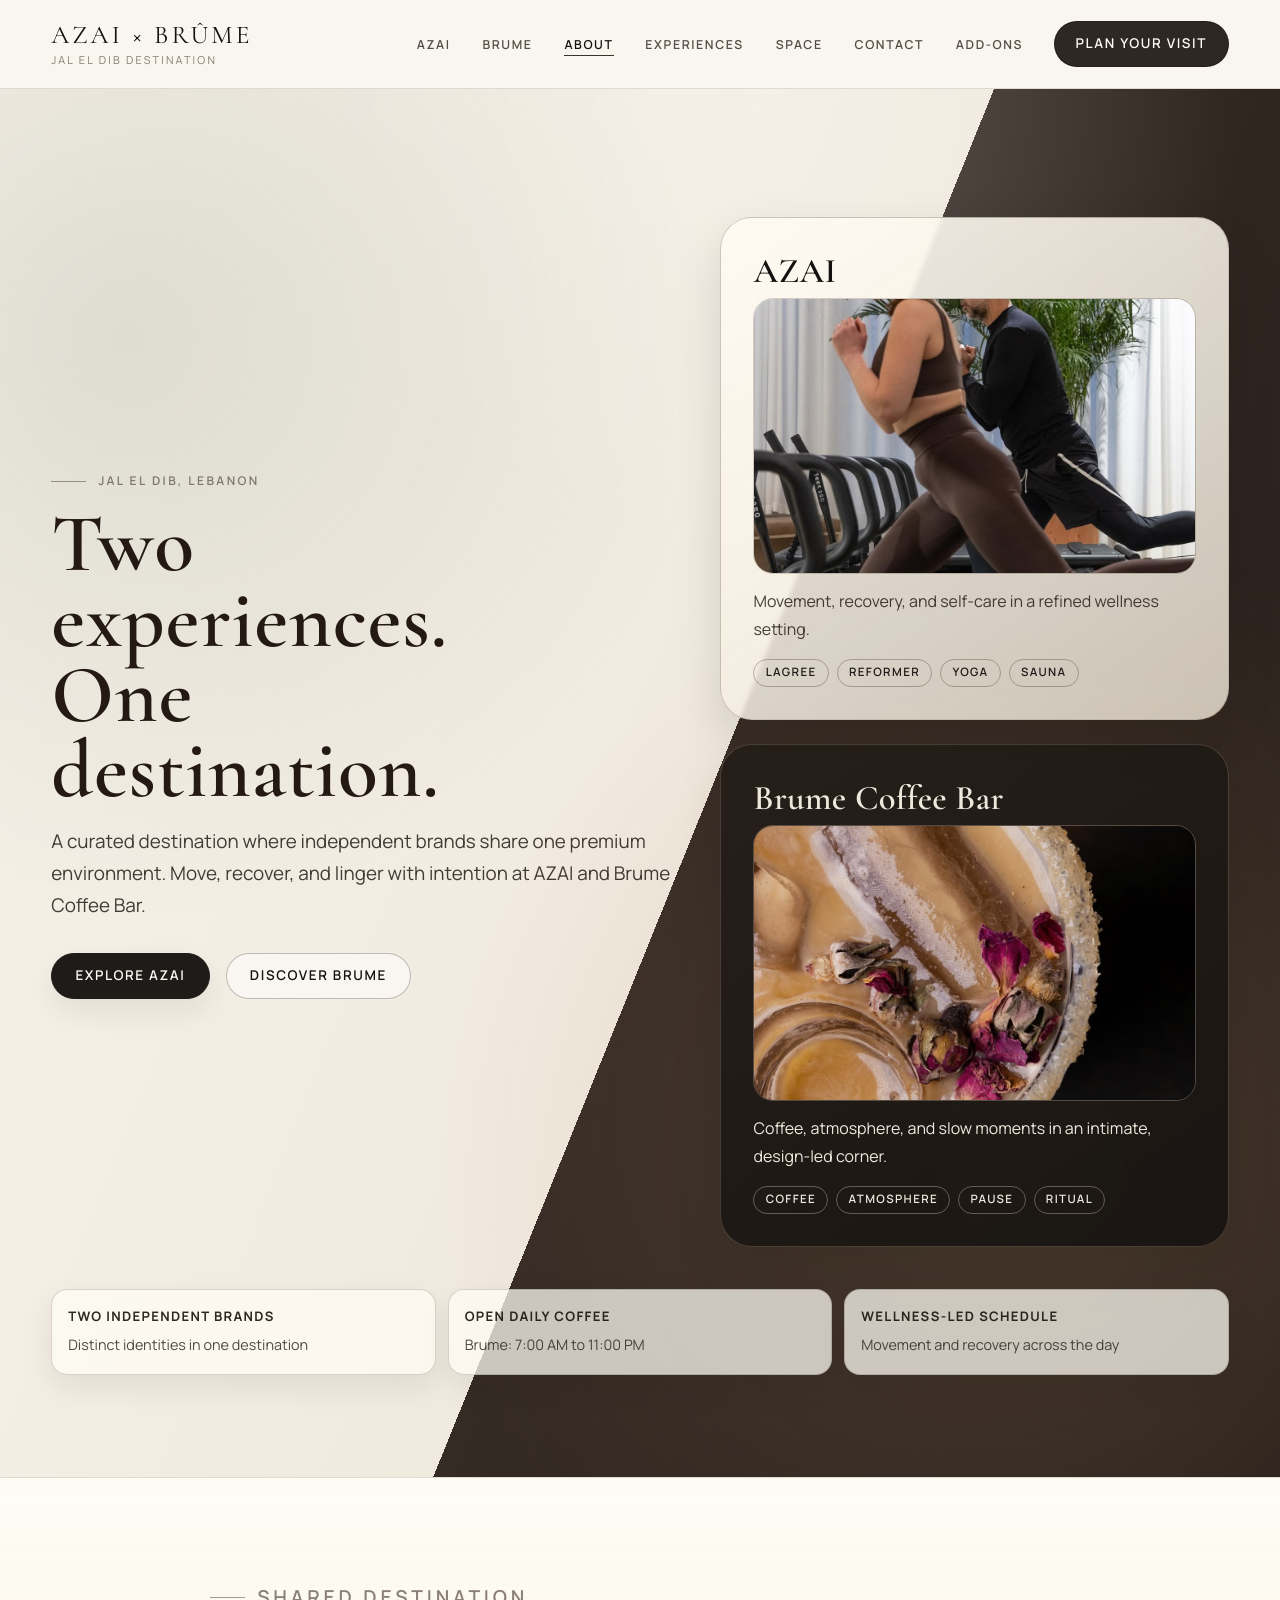
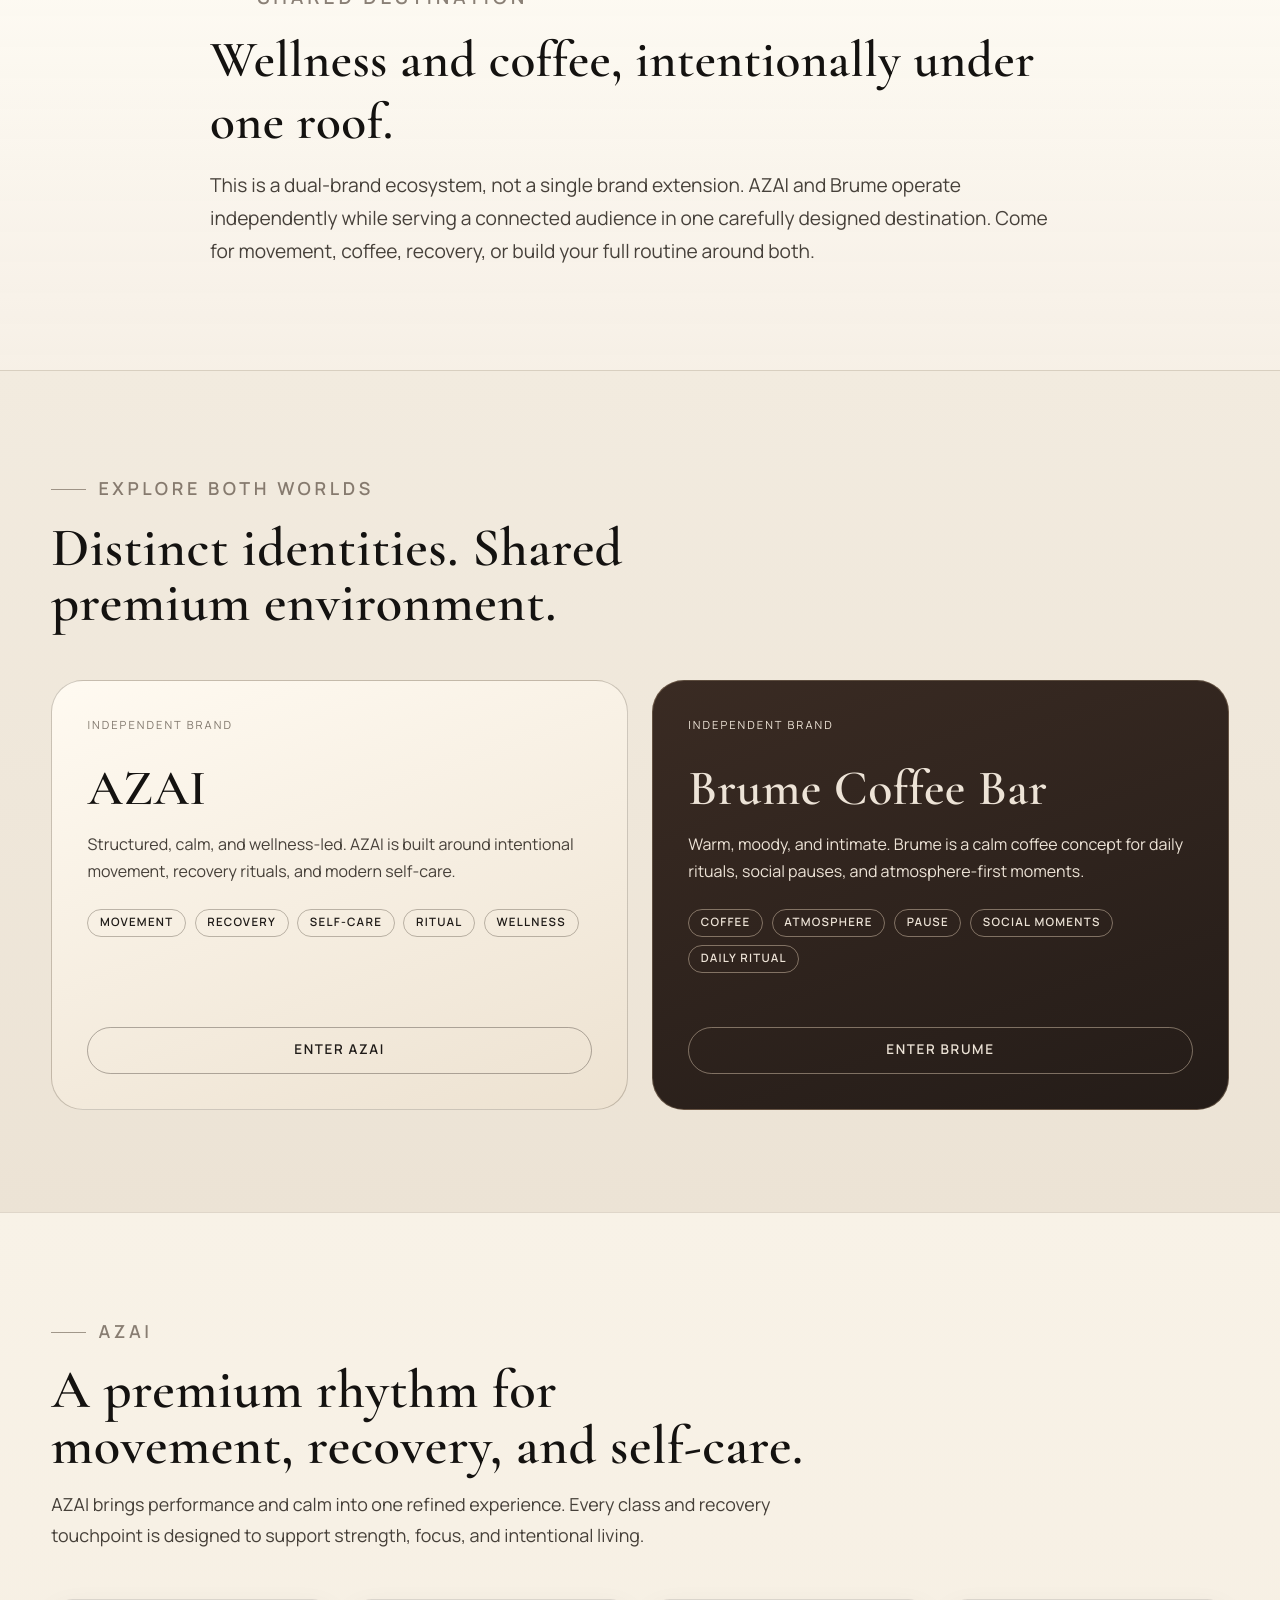
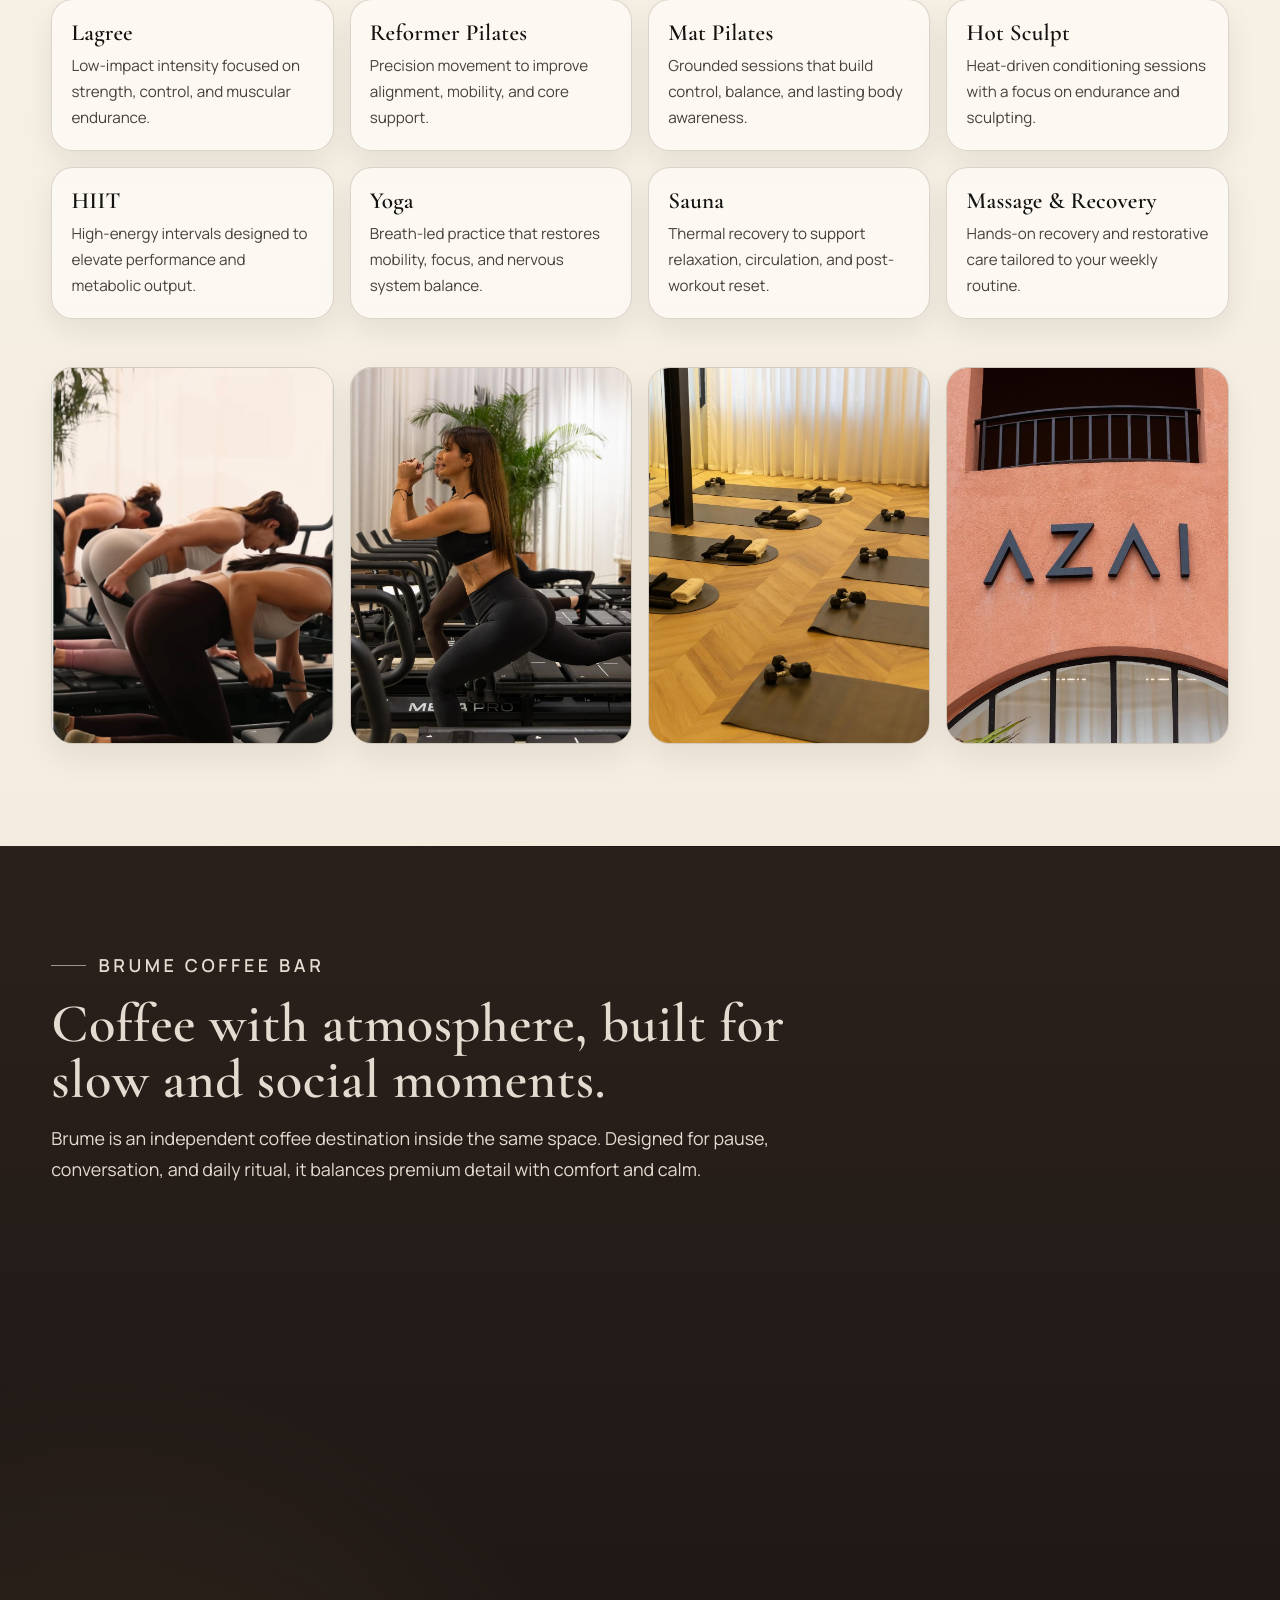
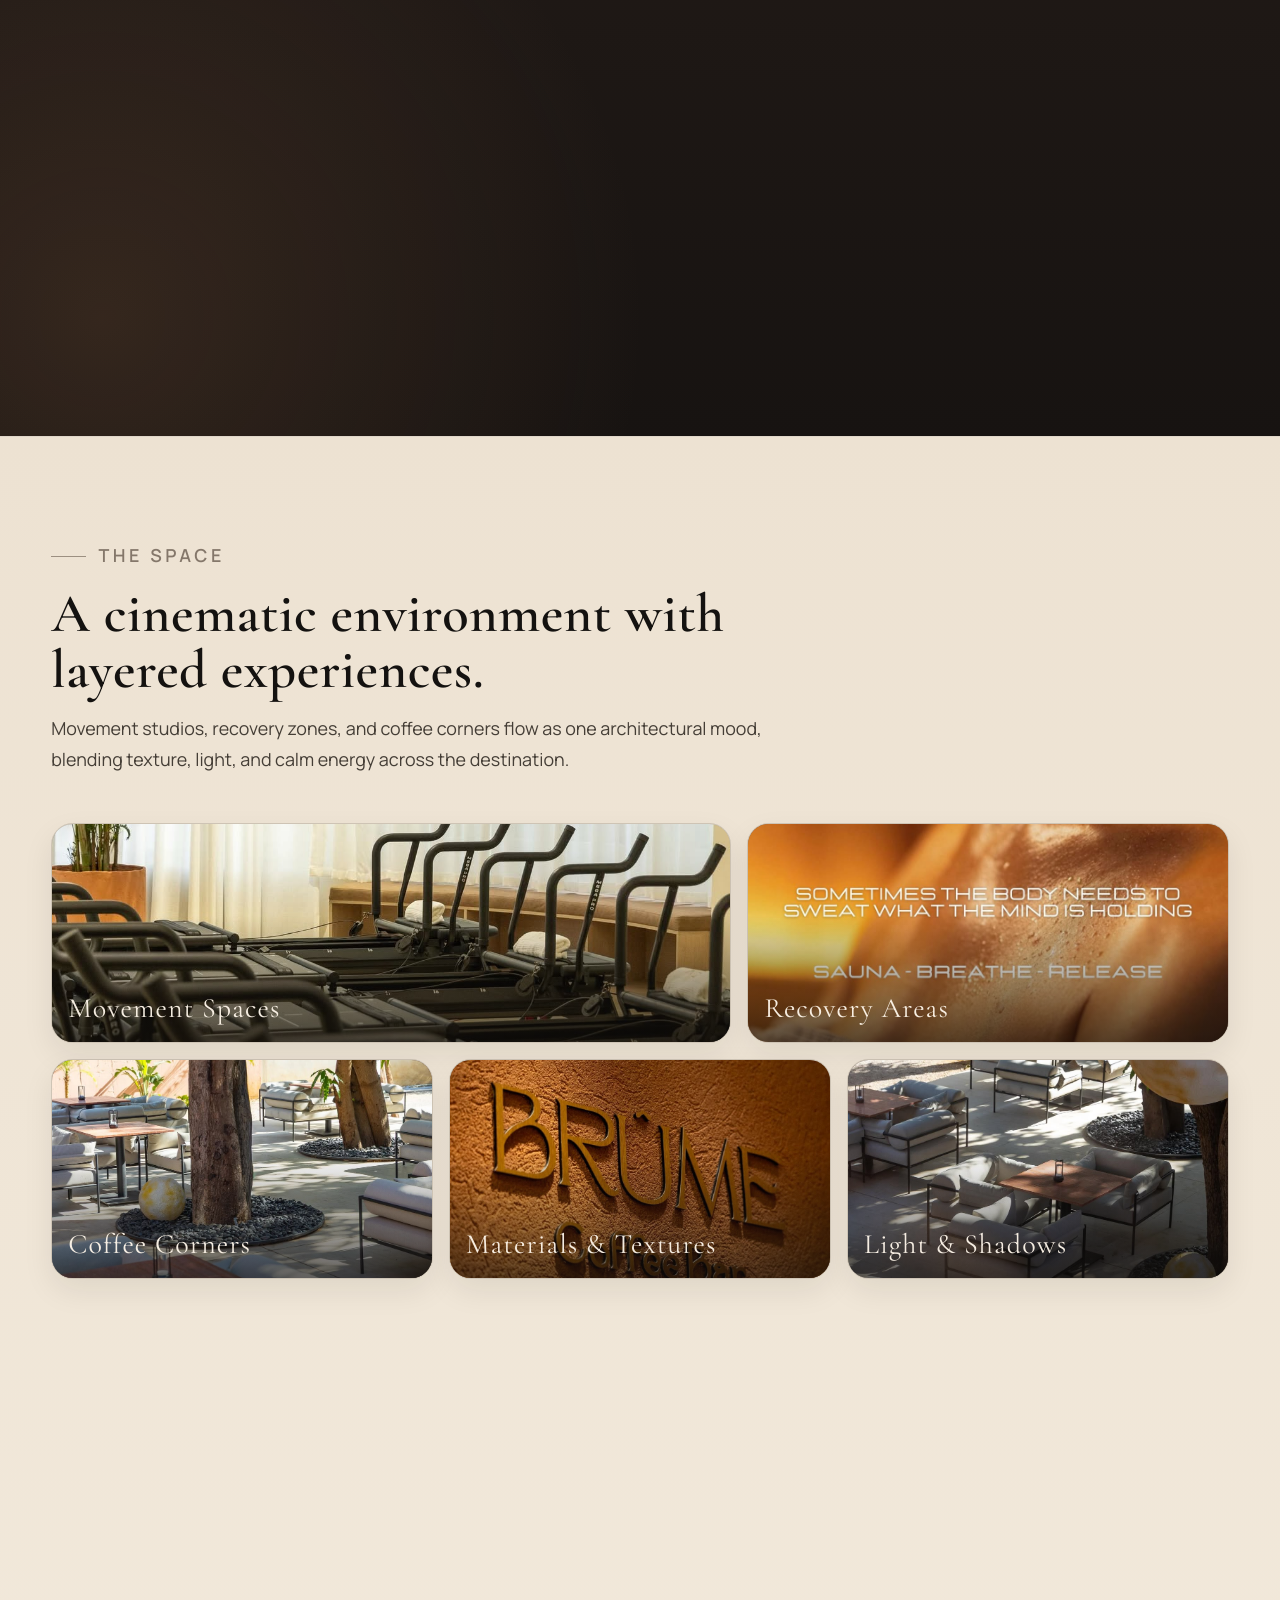
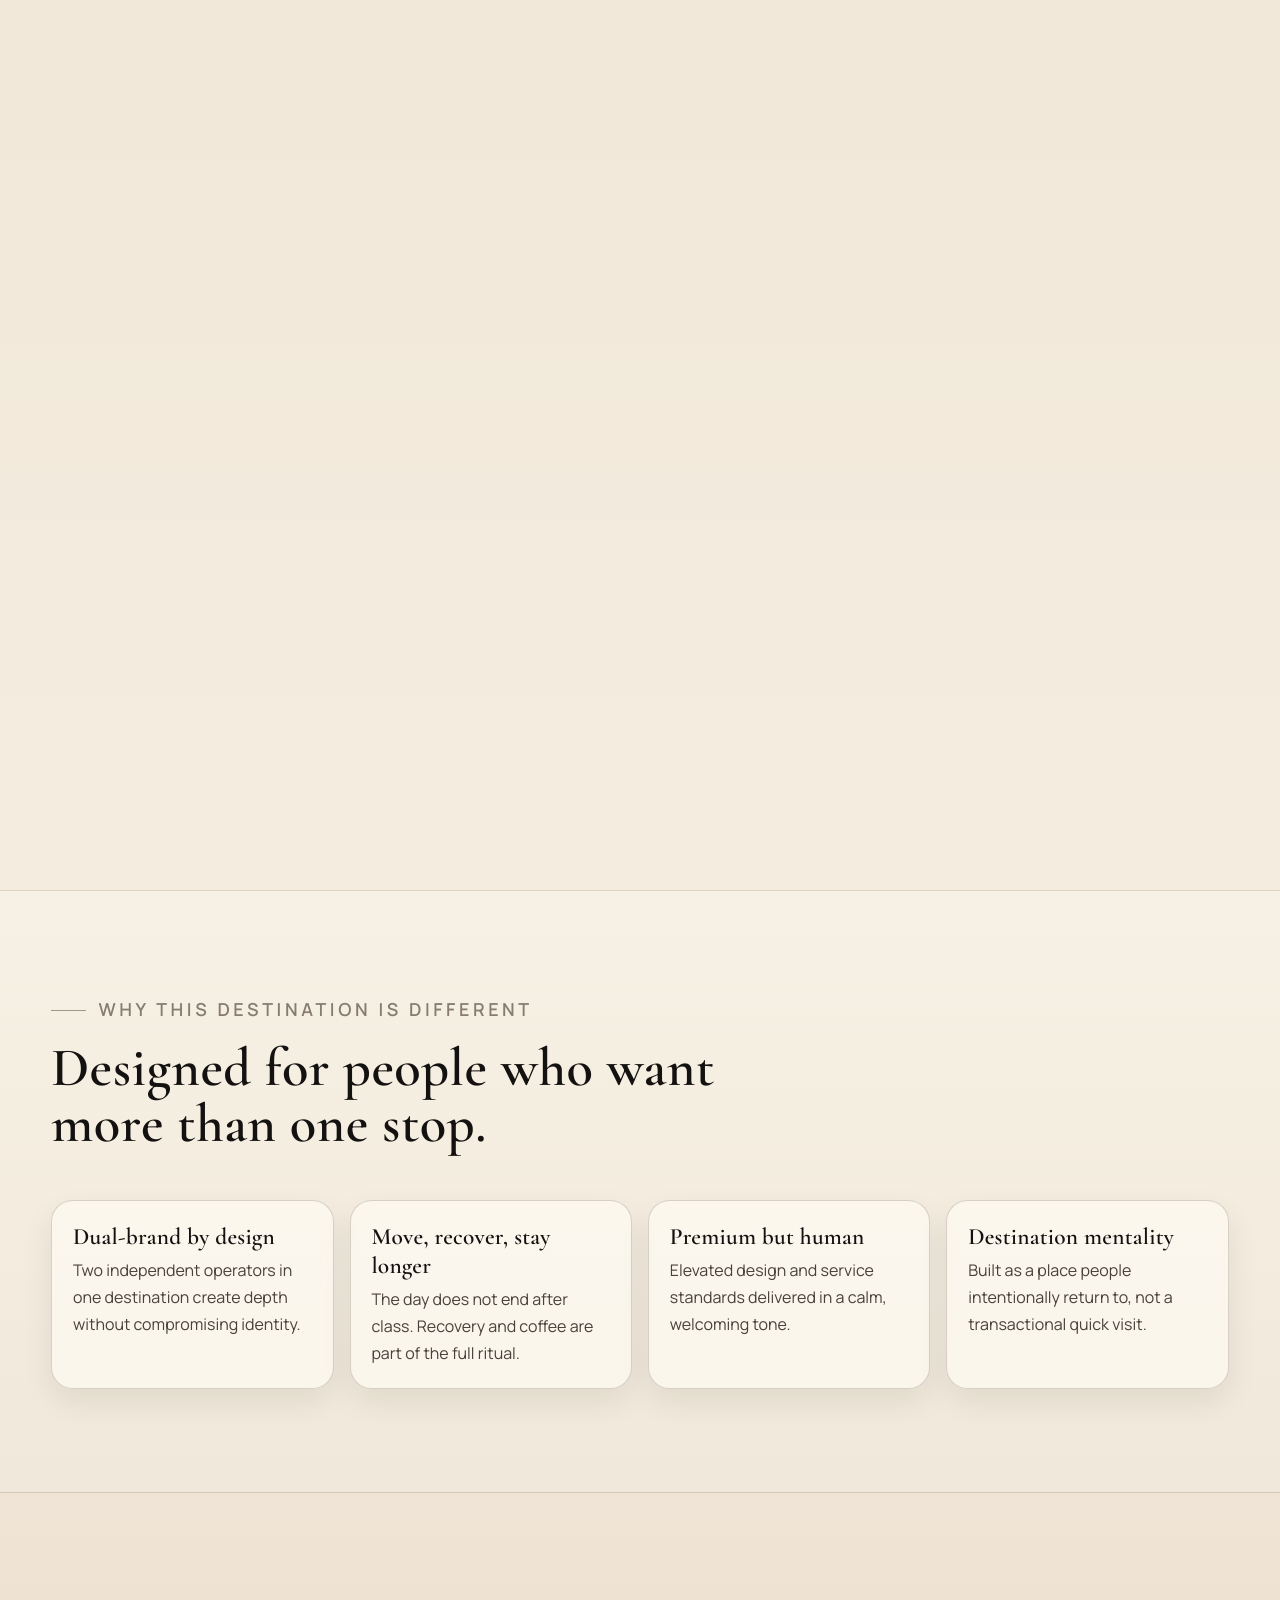
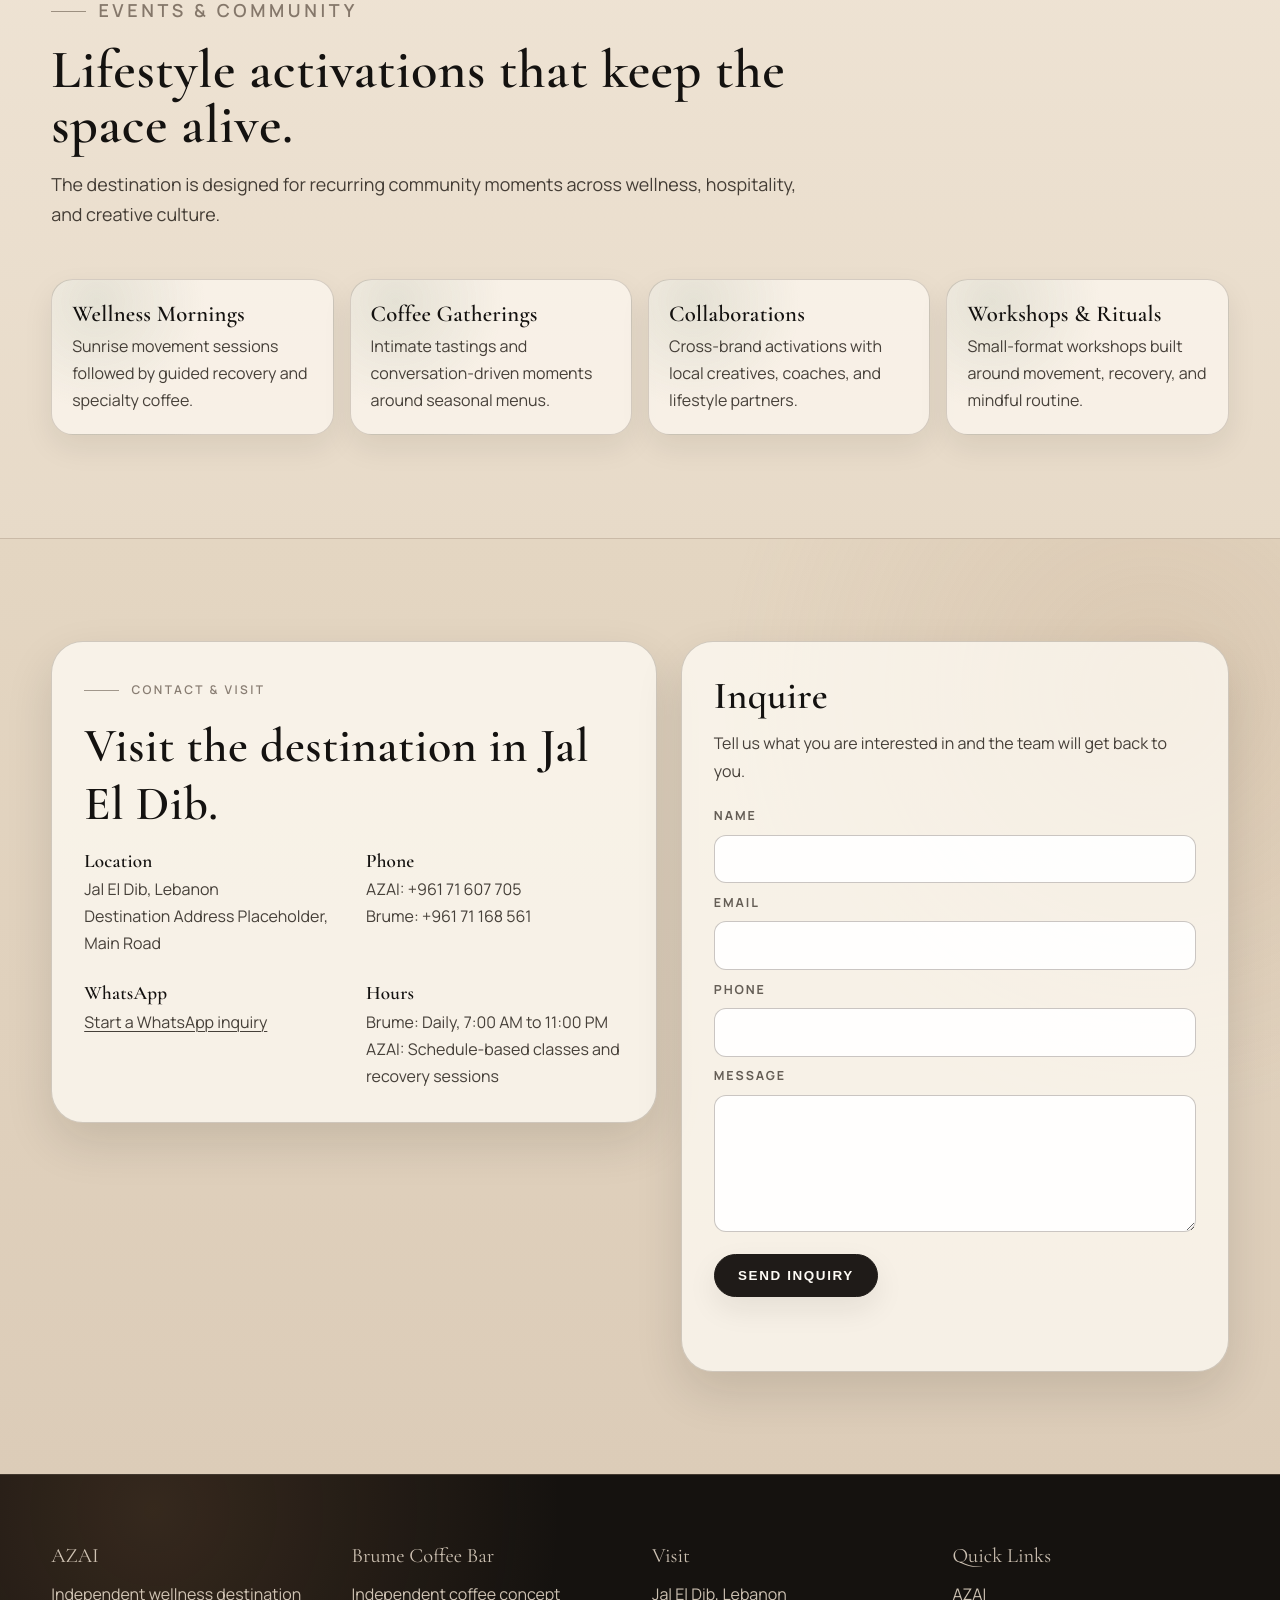
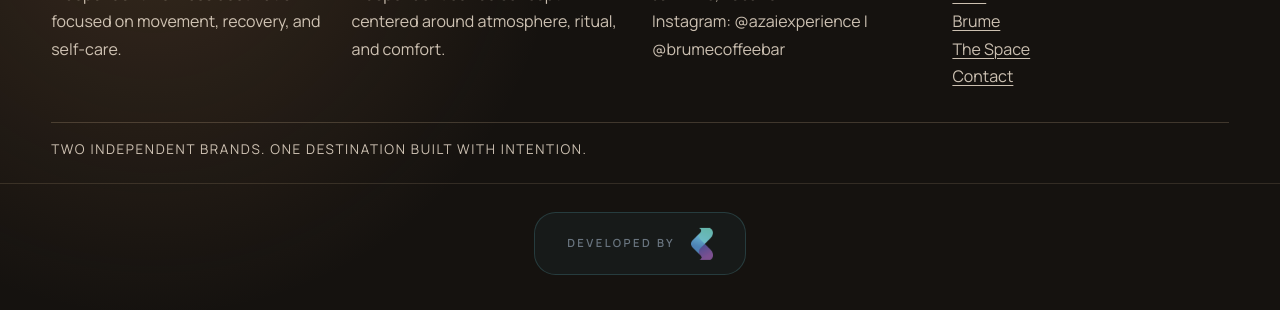
<file: index.html>
<!doctype html>
<html lang="en">
  <head>
    <meta charset="utf-8" />
    <meta name="viewport" content="width=device-width, initial-scale=1" />
    <meta
      name="description"
      content="AZAI and Brume Coffee Bar in Jal El Dib, Lebanon. Two independent experiences in one premium destination for movement, recovery, and slow coffee moments."
    />
    <title>AZAI x Brume Coffee Bar | Two Experiences, One Destination</title>

    <link rel="preconnect" href="https://fonts.googleapis.com" />
    <link rel="preconnect" href="https://fonts.gstatic.com" crossorigin />
    <link
      href="https://fonts.googleapis.com/css2?family=Manrope:wght@400;500;600;700&amp;family=Cormorant+Garamond:wght@500;600;700&amp;display=swap"
      rel="stylesheet"
    />
    <link rel="stylesheet" href="style.css" />
  </head>
  <body id="top">
    <a class="skip-link" href="#main-content">Skip to main content</a>

    <header class="site-header" id="site-header">
      <div class="container header-inner">
        <a class="brand-mark" href="#top" aria-label="AZAI and Brume destination homepage">
          <span class="brand-mark__title">AZAI &times; BR&Ucirc;ME</span>
          <span class="brand-mark__subtitle">Jal El Dib Destination</span>
        </a>

        <button
          class="menu-toggle"
          id="menu-toggle"
          type="button"
          aria-label="Toggle menu"
          aria-controls="primary-navigation"
          aria-expanded="false"
        >
          <span></span>
          <span></span>
        </button>

        <nav class="site-nav" id="primary-navigation" aria-label="Primary">
          <a href="#azai" class="nav-link">AZAI</a>
          <a href="#brume" class="nav-link">Brume</a>
          <a href="#destination" class="nav-link">About</a>
          <a href="#experiences" class="nav-link">Experiences</a>
          <a href="#space" class="nav-link">Space</a>
          <a href="#contact" class="nav-link">Contact</a>
          <a href="addons.html" class="nav-link">Add-Ons</a>
          <a href="#contact" class="btn btn-nav">Plan Your Visit</a>
        </nav>
      </div>
    </header>

    <main id="main-content">
      <section class="hero section" id="hero" aria-labelledby="hero-title">
        <div class="container hero-layout">
          <div class="hero-content reveal">
            <p class="eyebrow">Jal El Dib, Lebanon</p>
            <h1 id="hero-title">Two experiences. One destination.</h1>
            <p class="lead">
              A curated destination where independent brands share one premium environment.
              Move, recover, and linger with intention at AZAI and Brume Coffee Bar.
            </p>
            <div class="hero-actions">
              <a class="btn btn-primary" href="#azai">Explore AZAI</a>
              <a class="btn btn-secondary" href="#brume">Discover Brume</a>
            </div>
          </div>

          <div class="hero-panels reveal" aria-label="Brand snapshot">
            <article class="hero-panel hero-panel--azai">
              <h2>AZAI</h2>
              <img
                src="instagram/azai-14.jpg"
                alt="Lagree class in session at AZAI — trainer guiding clients on Mega Pro machines"
                loading="lazy"
              />
              <p>Movement, recovery, and self-care in a refined wellness setting.</p>
              <ul class="tag-row" aria-label="AZAI highlights">
                <li>Lagree</li>
                <li>Reformer</li>
                <li>Yoga</li>
                <li>Sauna</li>
              </ul>
            </article>

            <article class="hero-panel hero-panel--brume">
              <h2>Brume Coffee Bar</h2>
              <img
                src="instagram/brume-1.jpg"
                alt="Brume Coffee Bar signature iced coffee with rose petals and crystal sugar rim"
                loading="lazy"
              />
              <p>Coffee, atmosphere, and slow moments in an intimate, design-led corner.</p>
              <ul class="tag-row" aria-label="Brume highlights">
                <li>Coffee</li>
                <li>Atmosphere</li>
                <li>Pause</li>
                <li>Ritual</li>
              </ul>
            </article>
          </div>
        </div>
        <div class="container hero-facts reveal" aria-label="Destination quick facts">
          <p><strong>Two independent brands</strong><span>Distinct identities in one destination</span></p>
          <p><strong>Open daily coffee</strong><span>Brume: 7:00 AM to 11:00 PM</span></p>
          <p><strong>Wellness-led schedule</strong><span>Movement and recovery across the day</span></p>
        </div>
      </section>

      <section class="section destination-intro" id="destination" aria-labelledby="destination-title">
        <div class="container narrow reveal">
          <p class="eyebrow">Shared Destination</p>
          <h2 id="destination-title">Wellness and coffee, intentionally under one roof.</h2>
          <p>
            This is a dual-brand ecosystem, not a single brand extension. AZAI and Brume
            operate independently while serving a connected audience in one carefully designed
            destination. Come for movement, coffee, recovery, or build your full routine around
            both.
          </p>
        </div>
      </section>

      <section class="section split-section" id="experiences" aria-labelledby="experiences-title">
        <div class="container">
          <div class="section-head reveal">
            <p class="eyebrow">Explore Both Worlds</p>
            <h2 id="experiences-title">Distinct identities. Shared premium environment.</h2>
          </div>

          <div class="split-grid reveal">
            <article class="split-card split-card--azai" tabindex="0" aria-labelledby="split-azai-title">
              <p class="split-label">Independent Brand</p>
              <h3 id="split-azai-title">AZAI</h3>
              <p>
                Structured, calm, and wellness-led. AZAI is built around intentional movement,
                recovery rituals, and modern self-care.
              </p>
              <ul class="descriptor-list" aria-label="AZAI descriptors">
                <li>Movement</li>
                <li>Recovery</li>
                <li>Self-care</li>
                <li>Ritual</li>
                <li>Wellness</li>
              </ul>
              <a class="btn btn-ghost" href="#azai">Enter AZAI</a>
            </article>

            <article class="split-card split-card--brume" tabindex="0" aria-labelledby="split-brume-title">
              <p class="split-label">Independent Brand</p>
              <h3 id="split-brume-title">Brume Coffee Bar</h3>
              <p>
                Warm, moody, and intimate. Brume is a calm coffee concept for daily rituals,
                social pauses, and atmosphere-first moments.
              </p>
              <ul class="descriptor-list" aria-label="Brume descriptors">
                <li>Coffee</li>
                <li>Atmosphere</li>
                <li>Pause</li>
                <li>Social moments</li>
                <li>Daily ritual</li>
              </ul>
              <a class="btn btn-ghost" href="#brume">Enter Brume</a>
            </article>
          </div>
        </div>
      </section>

      <section class="section azai-section" id="azai" aria-labelledby="azai-title">
        <div class="container">
          <div class="section-head reveal">
            <p class="eyebrow">AZAI</p>
            <h2 id="azai-title">A premium rhythm for movement, recovery, and self-care.</h2>
            <p>
              AZAI brings performance and calm into one refined experience. Every class and
              recovery touchpoint is designed to support strength, focus, and intentional living.
            </p>
          </div>

          <div class="service-grid">
            <article class="service-card reveal">
              <h3>Lagree</h3>
              <p>Low-impact intensity focused on strength, control, and muscular endurance.</p>
            </article>
            <article class="service-card reveal">
              <h3>Reformer Pilates</h3>
              <p>Precision movement to improve alignment, mobility, and core support.</p>
            </article>
            <article class="service-card reveal">
              <h3>Mat Pilates</h3>
              <p>Grounded sessions that build control, balance, and lasting body awareness.</p>
            </article>
            <article class="service-card reveal">
              <h3>Hot Sculpt</h3>
              <p>Heat-driven conditioning sessions with a focus on endurance and sculpting.</p>
            </article>
            <article class="service-card reveal">
              <h3>HIIT</h3>
              <p>High-energy intervals designed to elevate performance and metabolic output.</p>
            </article>
            <article class="service-card reveal">
              <h3>Yoga</h3>
              <p>Breath-led practice that restores mobility, focus, and nervous system balance.</p>
            </article>
            <article class="service-card reveal">
              <h3>Sauna</h3>
              <p>Thermal recovery to support relaxation, circulation, and post-workout reset.</p>
            </article>
            <article class="service-card reveal">
              <h3>Massage &amp; Recovery</h3>
              <p>Hands-on recovery and restorative care tailored to your weekly routine.</p>
            </article>
          </div>

          <div class="azai-gallery reveal" aria-label="AZAI studio moments">
            <figure class="azai-gallery-item">
              <img
                src="instagram/azai-1.png"
                alt="Members training together on reformer machines at AZAI"
                loading="lazy"
              />
            </figure>
            <figure class="azai-gallery-item">
              <img
                src="instagram/azai-16.jpg"
                alt="Member performing lunge on Mega Pro Lagree machine at AZAI"
                loading="lazy"
              />
            </figure>
            <figure class="azai-gallery-item">
              <img
                src="instagram/azai-25.jpg"
                alt="AZAI yoga and mat pilates studio — herringbone floor with mats and weights set up"
                loading="lazy"
              />
            </figure>
            <figure class="azai-gallery-item">
              <img
                src="instagram/azai-20.jpg"
                alt="AZAI studio exterior facade in Jal El Dib"
                loading="lazy"
              />
            </figure>
          </div>
        </div>
      </section>

      <section class="section brume-section" id="brume" aria-labelledby="brume-title">
        <div class="container">
          <div class="section-head reveal">
            <p class="eyebrow">Brume Coffee Bar</p>
            <h2 id="brume-title">Coffee with atmosphere, built for slow and social moments.</h2>
            <p>
              Brume is an independent coffee destination inside the same space. Designed for
              pause, conversation, and daily ritual, it balances premium detail with comfort and
              calm.
            </p>
          </div>

          <div class="brume-grid">
            <article class="brume-card reveal">
              <h3>Specialty Coffee</h3>
              <p>Carefully dialed espresso and hand-crafted drinks with consistent quality.</p>
            </article>
            <article class="brume-card reveal">
              <h3>Warm Atmosphere</h3>
              <p>Moody textures, soft light, and an intimate tone from morning to evening.</p>
            </article>
            <article class="brume-card reveal">
              <h3>Quiet Work Moments</h3>
              <p>Comfortable corners for focused sessions, quick meetings, or creative pauses.</p>
            </article>
            <article class="brume-card reveal">
              <h3>Social Pauses</h3>
              <p>A natural meeting point where movement transitions into connection.</p>
            </article>
            <article class="brume-card reveal">
              <h3>Daily Ritual</h3>
              <p>Built for repeat visits, morning routines, and end-of-day decompression.</p>
            </article>
            <article class="brume-card reveal">
              <h3>Hidden-Corner Feeling</h3>
              <p>Designed as a destination you return to, not just a coffee stop.</p>
            </article>
          </div>

          <div class="brume-gallery reveal" aria-label="Brume Coffee Bar food and drink moments">
            <figure class="brume-gallery-item">
              <img
                src="instagram/azai-9.jpg"
                alt="Chocolate croissant and latte on marble table at Brume"
                loading="lazy"
              />
            </figure>
            <figure class="brume-gallery-item">
              <img
                src="instagram/azai-3.jpg"
                alt="Latte art in ceramic cup on marble surface in morning light"
                loading="lazy"
              />
            </figure>
            <figure class="brume-gallery-item">
              <img
                src="instagram/azai-7.jpg"
                alt="Fresh pastries on terracotta plate on marble table at Brume"
                loading="lazy"
              />
            </figure>
          </div>
        </div>
      </section>

      <section class="section space-section" id="space" aria-labelledby="space-title">
        <div class="container">
          <div class="section-head reveal">
            <p class="eyebrow">The Space</p>
            <h2 id="space-title">A cinematic environment with layered experiences.</h2>
            <p>
              Movement studios, recovery zones, and coffee corners flow as one architectural mood,
              blending texture, light, and calm energy across the destination.
            </p>
          </div>

          <div class="space-grid">
            <figure class="space-tile space-tile--movement reveal">
              <img
                src="instagram/azai-28.jpg"
                alt="AZAI Lagree studio — rows of Mega Pro machines with palm plants and sheer curtains"
                loading="lazy"
              />
              <figcaption>Movement Spaces</figcaption>
            </figure>
            <figure class="space-tile space-tile--recovery reveal">
              <img
                src="instagram/azai-11.jpg"
                alt="AZAI sauna recovery — warmth and stillness for post-workout reset"
                loading="lazy"
              />
              <figcaption>Recovery Areas</figcaption>
            </figure>
            <figure class="space-tile space-tile--coffee reveal">
              <img
                src="instagram/azai-6.jpg"
                alt="Outdoor terrace at the destination — lounge seating beneath mature trees"
                loading="lazy"
              />
              <figcaption>Coffee Corners</figcaption>
            </figure>
            <figure class="space-tile space-tile--materials reveal">
              <img
                src="instagram/brume-10.jpg"
                alt="Brume Coffee Bar signage on rich terracotta textured wall"
                loading="lazy"
              />
              <figcaption>Materials &amp; Textures</figcaption>
            </figure>
            <figure class="space-tile space-tile--light reveal">
              <img
                src="instagram/azai-10.jpg"
                alt="Aerial view of outdoor terrace — dappled tree shadows over linen lounge chairs"
                loading="lazy"
              />
              <figcaption>Light &amp; Shadows</figcaption>
            </figure>
          </div>

          <div class="instagram-wrap reveal">
            <p class="eyebrow">Brume Journal</p>
            <p class="social-note">
              Selected moments from Brume Coffee Bar — specialty drinks, slow rituals, and the
              details that make the experience.
            </p>
            <div class="journal-grid" aria-label="Brume Coffee Bar photo journal">
              <figure class="journal-photo journal-photo--featured">
                <img
                  src="instagram/brume-9.jpg"
                  alt="Brume barista presenting signature frappuccino with caramel drizzle"
                  loading="lazy"
                />
              </figure>
              <figure class="journal-photo journal-photo--square">
                <img
                  src="instagram/brume-2.jpg"
                  alt="Brume signature iced coffee with rose petals and crystal sugar rim"
                  loading="lazy"
                />
              </figure>
              <figure class="journal-photo journal-photo--square">
                <img
                  src="instagram/brume-5.jpg"
                  alt="Brume matcha latte with raspberry on dark textured surface"
                  loading="lazy"
                />
              </figure>
              <figure class="journal-photo journal-photo--square">
                <img
                  src="instagram/brume-8.png"
                  alt="Brume iced latte with caramel drizzle in branded cup"
                  loading="lazy"
                />
              </figure>
              <figure class="journal-photo journal-photo--square">
                <img
                  src="instagram/brume-6.jpg"
                  alt="Brume Coffee Bar leather apron — warm atmosphere and brand detail"
                  loading="lazy"
                />
              </figure>
            </div>
            <a
              class="btn btn-secondary social-cta"
              href="https://www.instagram.com/brumecoffeebar/"
              target="_blank"
              rel="noopener noreferrer"
            >
              Follow on Instagram
            </a>
          </div>
        </div>
      </section>

      <section class="section value-section" id="difference" aria-labelledby="difference-title">
        <div class="container">
          <div class="section-head reveal">
            <p class="eyebrow">Why This Destination Is Different</p>
            <h2 id="difference-title">Designed for people who want more than one stop.</h2>
          </div>
          <div class="value-grid">
            <article class="value-card reveal">
              <h3>Dual-brand by design</h3>
              <p>
                Two independent operators in one destination create depth without compromising
                identity.
              </p>
            </article>
            <article class="value-card reveal">
              <h3>Move, recover, stay longer</h3>
              <p>
                The day does not end after class. Recovery and coffee are part of the full ritual.
              </p>
            </article>
            <article class="value-card reveal">
              <h3>Premium but human</h3>
              <p>
                Elevated design and service standards delivered in a calm, welcoming tone.
              </p>
            </article>
            <article class="value-card reveal">
              <h3>Destination mentality</h3>
              <p>
                Built as a place people intentionally return to, not a transactional quick visit.
              </p>
            </article>
          </div>
        </div>
      </section>

      <section class="section community-section" id="community" aria-labelledby="community-title">
        <div class="container">
          <div class="section-head reveal">
            <p class="eyebrow">Events &amp; Community</p>
            <h2 id="community-title">Lifestyle activations that keep the space alive.</h2>
            <p>
              The destination is designed for recurring community moments across wellness,
              hospitality, and creative culture.
            </p>
          </div>

          <div class="community-grid">
            <article class="community-card reveal">
              <h3>Wellness Mornings</h3>
              <p>Sunrise movement sessions followed by guided recovery and specialty coffee.</p>
            </article>
            <article class="community-card reveal">
              <h3>Coffee Gatherings</h3>
              <p>Intimate tastings and conversation-driven moments around seasonal menus.</p>
            </article>
            <article class="community-card reveal">
              <h3>Collaborations</h3>
              <p>Cross-brand activations with local creatives, coaches, and lifestyle partners.</p>
            </article>
            <article class="community-card reveal">
              <h3>Workshops &amp; Rituals</h3>
              <p>Small-format workshops built around movement, recovery, and mindful routine.</p>
            </article>
          </div>
        </div>
      </section>

      <section class="section contact-section" id="contact" aria-labelledby="contact-title">
        <div class="container contact-layout">
          <div class="contact-info reveal">
            <p class="eyebrow">Contact &amp; Visit</p>
            <h2 id="contact-title">Visit the destination in Jal El Dib.</h2>

            <div class="contact-list" role="list" aria-label="Visit details">
              <div role="listitem">
                <h3>Location</h3>
                <p>Jal El Dib, Lebanon</p>
                <p>Destination Address Placeholder, Main Road</p>
              </div>
              <div role="listitem">
                <h3>Phone</h3>
                <p>AZAI: +961 71 607 705</p>
                <p>Brume: +961 71 168 561</p>
              </div>
              <div role="listitem">
                <h3>WhatsApp</h3>
                <p>
                  <a
                    href="https://wa.me/96171607705"
                    target="_blank"
                    rel="noopener noreferrer"
                    aria-label="Open WhatsApp inquiry"
                  >
                    Start a WhatsApp inquiry
                  </a>
                </p>
              </div>
              <div role="listitem">
                <h3>Hours</h3>
                <p>Brume: Daily, 7:00 AM to 11:00 PM</p>
                <p>AZAI: Schedule-based classes and recovery sessions</p>
              </div>
            </div>
          </div>

          <form
            class="inquiry-form reveal"
            id="inquiry-form"
            action="#"
            method="post"
            aria-label="Inquiry form"
          >
            <h3>Inquire</h3>
            <p>Tell us what you are interested in and the team will get back to you.</p>

            <label for="name">Name</label>
            <input id="name" name="name" type="text" autocomplete="name" required />

            <label for="email">Email</label>
            <input id="email" name="email" type="email" autocomplete="email" required />

            <label for="phone">Phone</label>
            <input id="phone" name="phone" type="tel" autocomplete="tel" />

            <label for="message">Message</label>
            <textarea id="message" name="message" rows="5" required></textarea>

            <button type="submit" class="btn btn-primary">Send Inquiry</button>
            <p class="form-status" id="form-status" role="status" aria-live="polite"></p>
          </form>
        </div>
      </section>
    </main>

    <footer class="site-footer">
      <div class="container footer-grid">
        <div>
          <p class="footer-brand">AZAI</p>
          <p>Independent wellness destination focused on movement, recovery, and self-care.</p>
        </div>
        <div>
          <p class="footer-brand">Brume Coffee Bar</p>
          <p>Independent coffee concept centered around atmosphere, ritual, and comfort.</p>
        </div>
        <div>
          <p class="footer-brand">Visit</p>
          <p>Jal El Dib, Lebanon</p>
          <p>Instagram: @azaiexperience | @brumecoffeebar</p>
        </div>
        <div>
          <p class="footer-brand">Quick Links</p>
          <p><a href="#azai">AZAI</a></p>
          <p><a href="#brume">Brume</a></p>
          <p><a href="#space">The Space</a></p>
          <p><a href="#contact">Contact</a></p>
        </div>
      </div>
      <div class="container footer-bottom">
        <p>Two independent brands. One destination built with intention.</p>
      </div>
      <div class="footer-credit">
        <a href="https://voxire.com" target="_blank" rel="noopener noreferrer" aria-label="Developed by Voxire — voxire.com">
          <span class="footer-credit__label">Developed by</span>
          <img src="instagram/Voxire-logo-enblm-m.png" alt="Voxire" class="footer-credit__logo" />
        </a>
      </div>
    </footer>

    <script src="script.js"></script>
  </body>
</html>
</file>
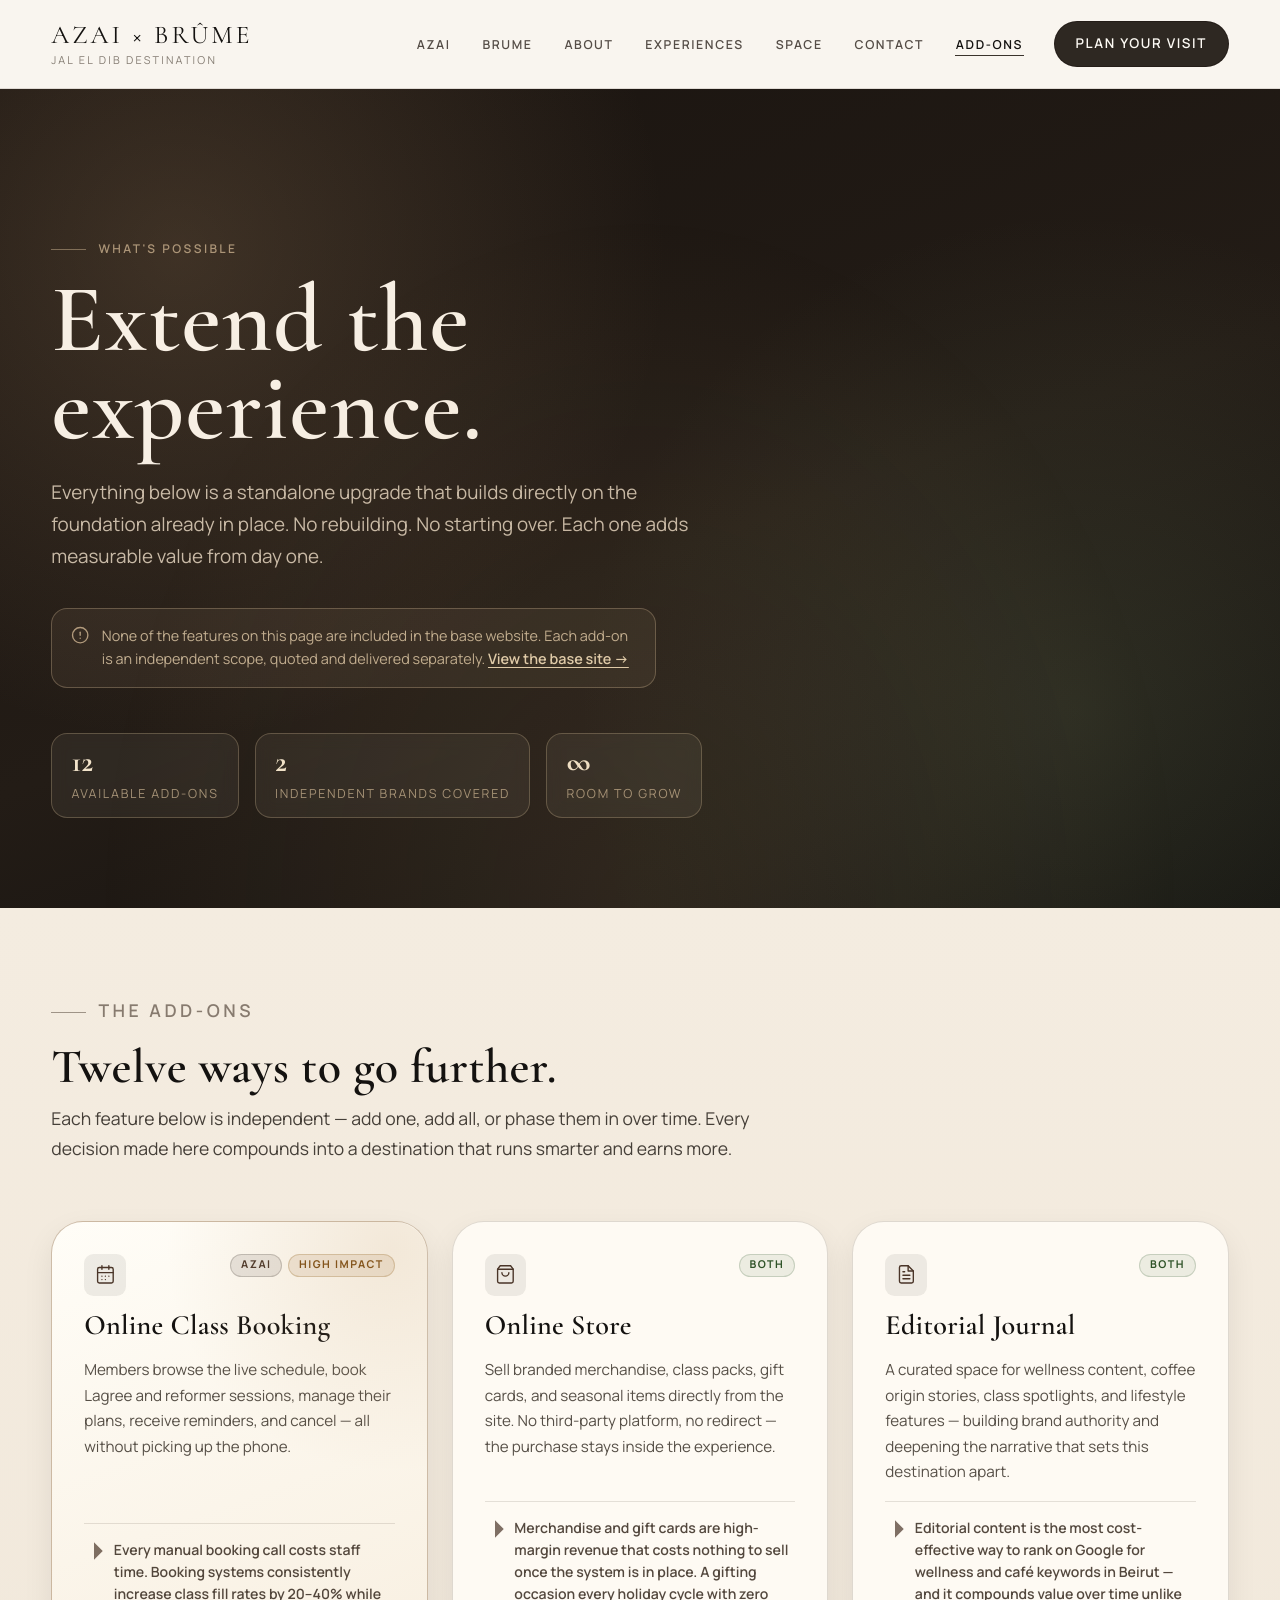
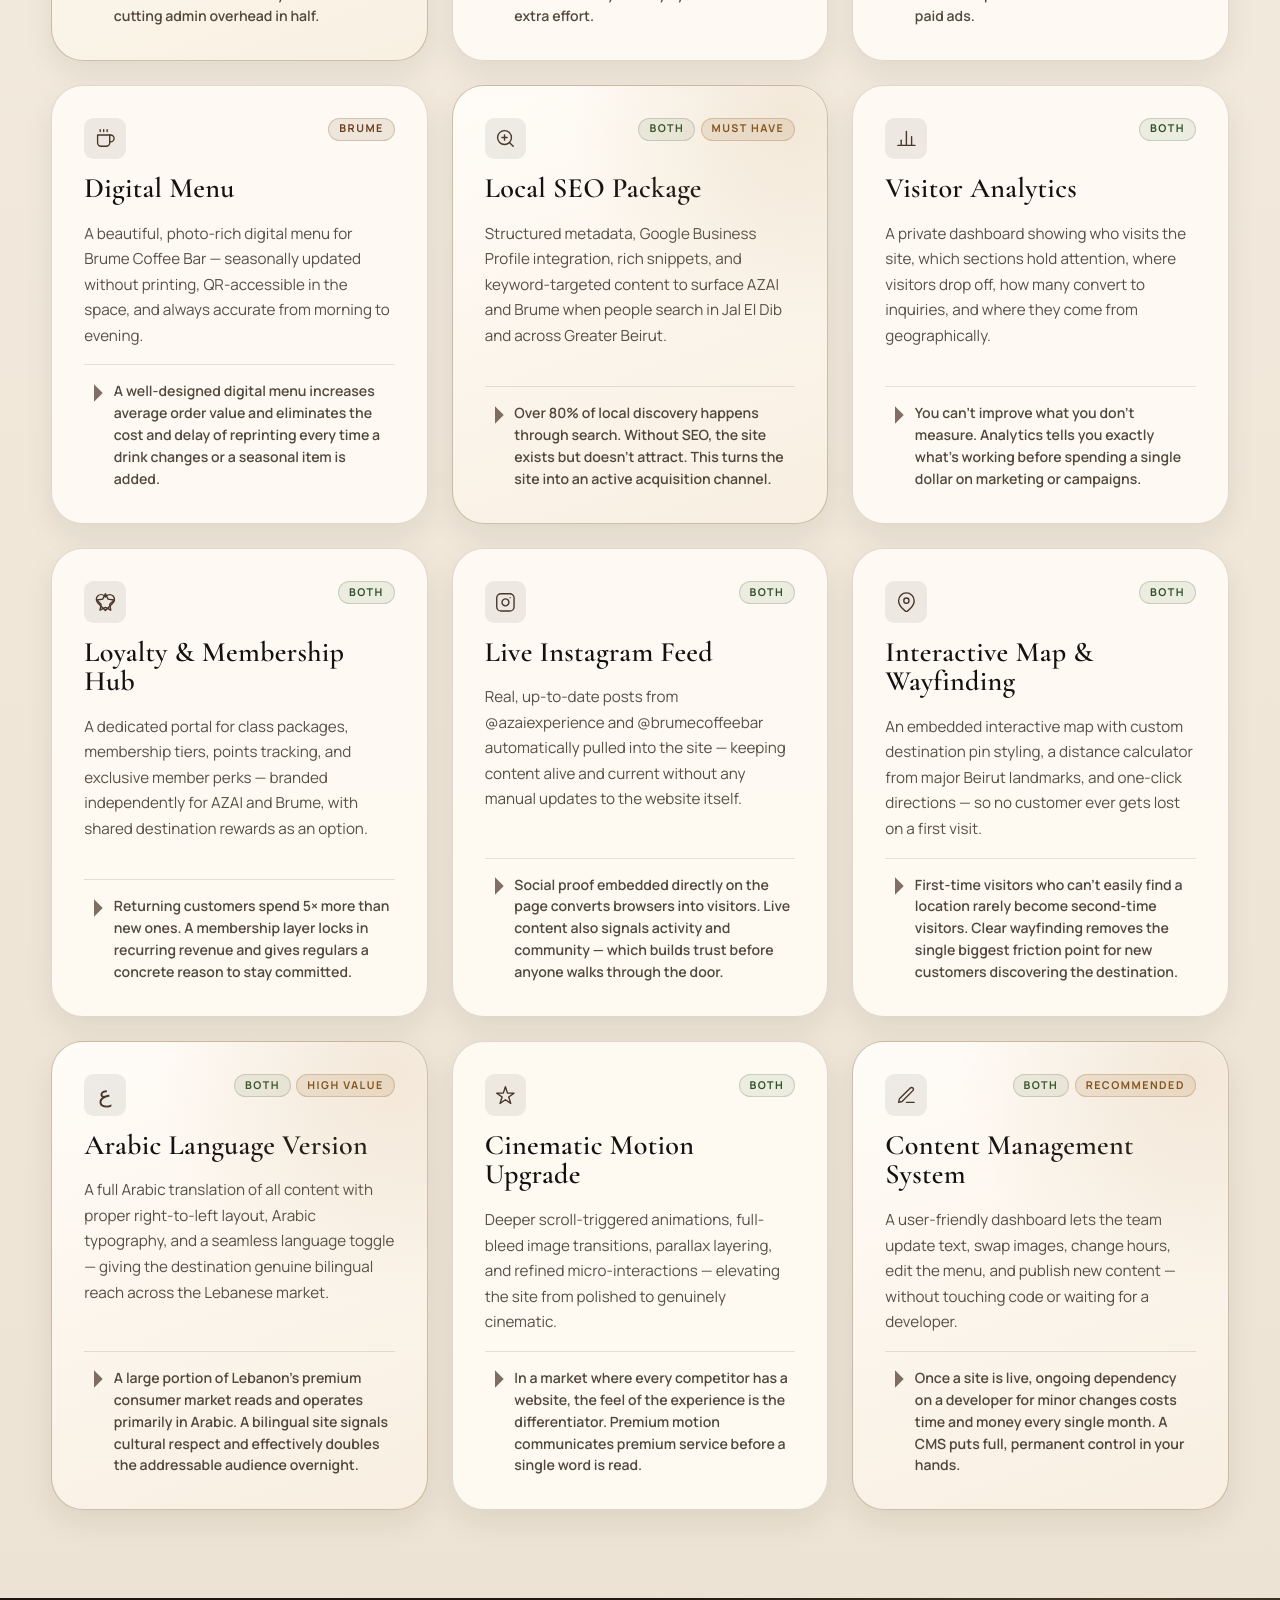
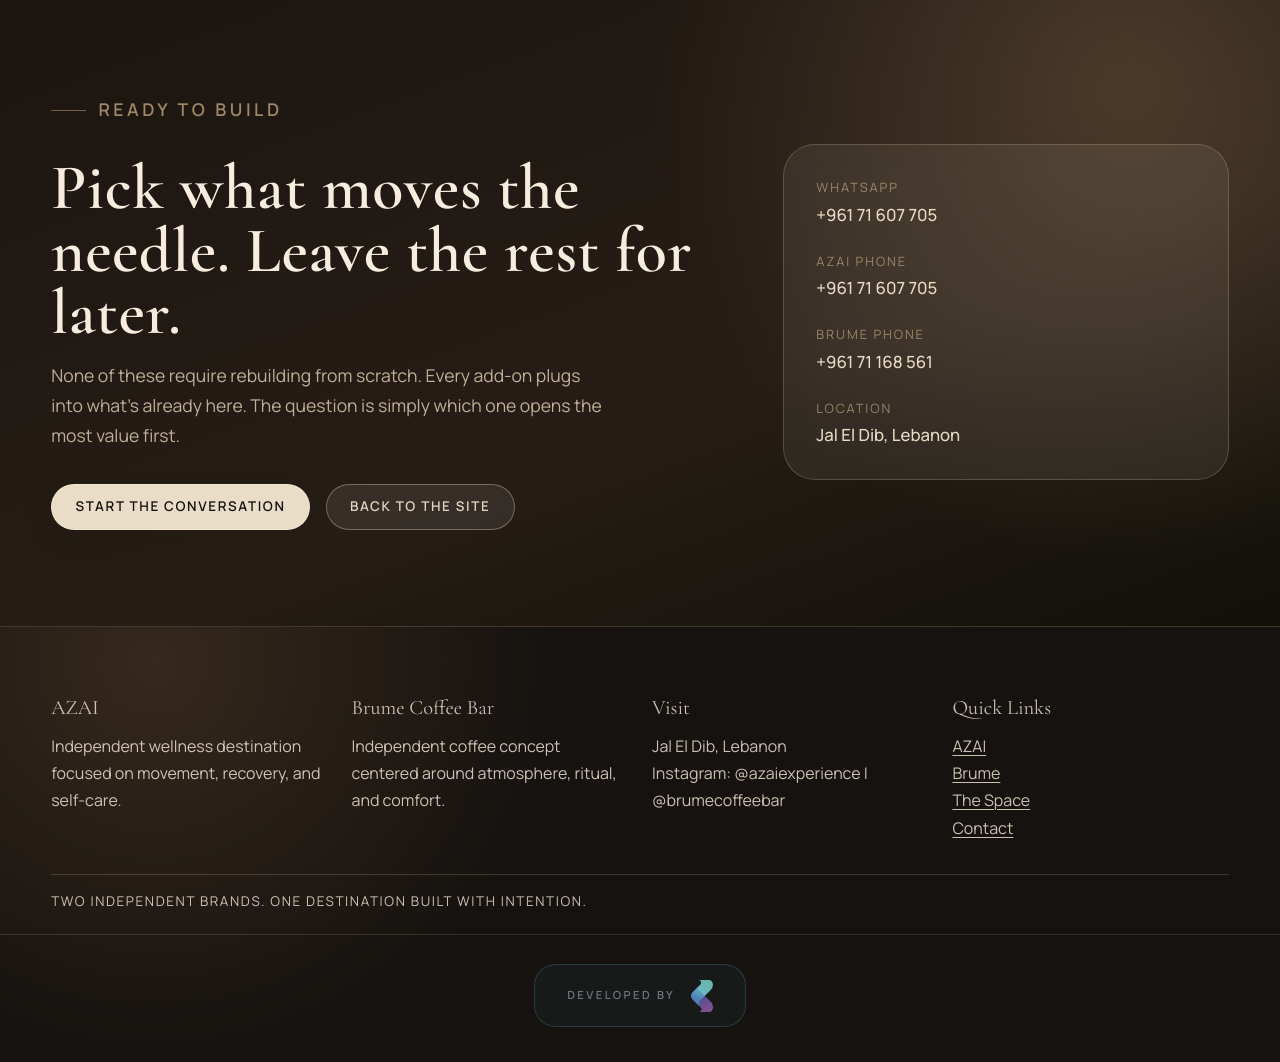
<file: addons.html>
<!doctype html>
<html lang="en">
  <head>
    <meta charset="utf-8" />
    <meta name="viewport" content="width=device-width, initial-scale=1" />
    <meta
      name="description"
      content="Add-ons and future features available for the AZAI x Brume Coffee Bar website."
    />
    <title>What We Can Build — AZAI × Brume Add-Ons</title>

    <link rel="preconnect" href="https://fonts.googleapis.com" />
    <link rel="preconnect" href="https://fonts.gstatic.com" crossorigin />
    <link
      href="https://fonts.googleapis.com/css2?family=Manrope:wght@400;500;600;700&family=Cormorant+Garamond:wght@500;600;700&display=swap"
      rel="stylesheet"
    />
    <link rel="stylesheet" href="style.css" />
    <style>
      /* ── Add-Ons page styles ─────────────────────────── */

      .addons-hero {
        border-top: 0;
        padding: clamp(6rem, 12vw, 9rem) 0 clamp(4rem, 7vw, 6rem);
        background:
          radial-gradient(circle at 14% 20%, rgba(150, 120, 88, 0.28), transparent 38%),
          radial-gradient(circle at 84% 76%, rgba(120, 140, 100, 0.2), transparent 40%),
          linear-gradient(160deg, #1a1410 0%, #231c16 55%, #12100e 100%);
        position: relative;
        overflow: hidden;
      }

      .addons-hero::after {
        content: "";
        position: absolute;
        inset: 0;
        background: radial-gradient(ellipse at 50% 100%, rgba(205, 168, 118, 0.12), transparent 60%);
        pointer-events: none;
      }

      .addons-hero .eyebrow {
        color: rgba(220, 192, 155, 0.7);
      }

      .addons-hero .eyebrow::before {
        background: rgba(220, 192, 155, 0.45);
      }

      .addons-hero h1 {
        font-family: var(--font-serif);
        font-size: clamp(3rem, 7.5vw, 6.4rem);
        line-height: 0.92;
        color: rgba(254, 246, 234, 0.97);
        margin-bottom: var(--space-4);
        max-width: 14ch;
      }

      .addons-hero .lead {
        color: rgba(235, 220, 198, 0.82);
        max-width: 56ch;
        margin-bottom: 0;
      }

      .addons-scope-note {
        display: flex;
        align-items: flex-start;
        gap: 0.75rem;
        margin-top: clamp(1.6rem, 3vw, 2.2rem);
        padding: 1rem 1.2rem;
        border-radius: var(--radius-md);
        border: 1px solid rgba(220, 192, 155, 0.3);
        background: rgba(220, 192, 155, 0.07);
        max-width: 62ch;
      }

      .addons-scope-note svg {
        flex-shrink: 0;
        width: 1.15rem;
        height: 1.15rem;
        stroke: rgba(220, 192, 155, 0.75);
        stroke-width: 1.8;
        fill: none;
        stroke-linecap: round;
        stroke-linejoin: round;
        margin-top: 0.1rem;
      }

      .addons-scope-note p {
        font-size: 0.9rem;
        line-height: 1.6;
        color: rgba(225, 202, 168, 0.82);
        margin: 0;
      }

      .addons-scope-note a {
        color: rgba(235, 215, 180, 0.95);
        text-decoration: underline;
        text-decoration-thickness: 1px;
        text-underline-offset: 0.18em;
        font-weight: 600;
      }

      .addons-scope-note a:hover {
        color: rgba(252, 238, 210, 1);
      }

      .addons-hero-meta {
        display: flex;
        flex-wrap: wrap;
        gap: var(--space-3);
        margin-top: clamp(2rem, 4vw, 2.8rem);
      }

      .hero-stat {
        border: 1px solid rgba(220, 192, 155, 0.28);
        border-radius: var(--radius-md);
        padding: 0.9rem 1.2rem;
        background: rgba(255, 248, 236, 0.06);
        backdrop-filter: blur(8px);
      }

      .hero-stat strong {
        display: block;
        font-family: var(--font-serif);
        font-size: 1.85rem;
        color: rgba(250, 235, 210, 0.97);
        line-height: 1;
        margin-bottom: 0.2rem;
      }

      .hero-stat span {
        font-size: 0.78rem;
        text-transform: uppercase;
        letter-spacing: 0.14em;
        color: rgba(220, 195, 158, 0.68);
      }

      /* ── Section ─────────────────────────────────────── */

      .addons-section {
        background: linear-gradient(180deg, #f4ece0, #ede3d4);
        padding: clamp(3.5rem, 7vw, 5.5rem) 0;
        border-top: 0;
      }

      .addons-section-head {
        margin-bottom: clamp(2.4rem, 5vw, 3.5rem);
        max-width: 720px;
      }

      .addons-section-head h2 {
        font-family: var(--font-serif);
        font-size: clamp(2rem, 4vw, 3rem);
        line-height: 1.04;
        margin-bottom: var(--space-2);
      }

      .addons-section-head p {
        font-size: clamp(1rem, 1.4vw, 1.1rem);
      }

      /* ── Grid ────────────────────────────────────────── */

      .addons-grid {
        display: grid;
        grid-template-columns: repeat(3, minmax(0, 1fr));
        gap: var(--space-4);
      }

      /* ── Card ────────────────────────────────────────── */

      .addon-card {
        position: relative;
        background: rgba(255, 252, 246, 0.9);
        border: 1px solid rgba(78, 63, 49, 0.18);
        border-radius: var(--radius-xl);
        padding: clamp(1.4rem, 2.5vw, 2rem);
        box-shadow: var(--shadow-soft);
        display: flex;
        flex-direction: column;
        gap: var(--space-3);
        transition: transform 280ms ease, box-shadow 280ms ease, border-color 280ms ease;
        overflow: hidden;
      }

      .addon-card:hover {
        transform: translateY(-5px);
        box-shadow: var(--shadow-card);
        border-color: rgba(78, 63, 49, 0.34);
      }

      .addon-card--highlight {
        border-color: rgba(140, 105, 68, 0.42);
        background: linear-gradient(160deg, rgba(255, 253, 248, 0.96), rgba(248, 239, 225, 0.96));
      }

      .addon-card--highlight::before {
        content: "";
        position: absolute;
        inset: 0;
        border-radius: inherit;
        background: radial-gradient(circle at 90% 6%, rgba(194, 152, 102, 0.18), transparent 42%);
        pointer-events: none;
      }

      /* ── Card top row ────────────────────────────────── */

      .addon-card__top {
        display: flex;
        align-items: flex-start;
        justify-content: space-between;
        gap: var(--space-2);
      }

      .addon-card__icon {
        width: 2.6rem;
        height: 2.6rem;
        border-radius: var(--radius-sm);
        background: rgba(48, 38, 30, 0.08);
        display: flex;
        align-items: center;
        justify-content: center;
        flex-shrink: 0;
      }

      .addon-card__icon svg {
        width: 1.3rem;
        height: 1.3rem;
        stroke: var(--color-espresso);
        stroke-width: 1.6;
        fill: none;
        stroke-linecap: round;
        stroke-linejoin: round;
      }

      .addon-card__badges {
        display: flex;
        flex-wrap: wrap;
        gap: 0.35rem;
        justify-content: flex-end;
      }

      .addon-badge {
        border-radius: 999px;
        padding: 0.22rem 0.62rem;
        font-size: 0.67rem;
        font-weight: 700;
        letter-spacing: 0.14em;
        text-transform: uppercase;
      }

      .addon-badge--azai {
        background: rgba(36, 28, 22, 0.1);
        color: var(--color-espresso);
        border: 1px solid rgba(36, 28, 22, 0.2);
      }

      .addon-badge--brume {
        background: rgba(130, 90, 55, 0.12);
        color: #6b3d1e;
        border: 1px solid rgba(130, 90, 55, 0.26);
      }

      .addon-badge--both {
        background: rgba(80, 115, 75, 0.1);
        color: #2e5227;
        border: 1px solid rgba(80, 115, 75, 0.24);
      }

      .addon-badge--featured {
        background: rgba(160, 118, 60, 0.15);
        color: #7a4a10;
        border: 1px solid rgba(160, 118, 60, 0.32);
      }

      /* ── Card body ───────────────────────────────────── */

      .addon-card h3 {
        font-family: var(--font-serif);
        font-size: clamp(1.45rem, 2.2vw, 1.85rem);
        line-height: 1.05;
        color: var(--color-ink);
        margin-bottom: 0;
      }

      .addon-card__desc {
        font-size: 0.95rem;
        color: rgba(44, 36, 28, 0.8);
        line-height: 1.68;
        flex: 1;
      }

      /* ── Benefit block ───────────────────────────────── */

      .addon-card__benefit {
        border-top: 1px solid rgba(72, 58, 46, 0.14);
        padding-top: var(--space-3);
        display: flex;
        gap: 0.6rem;
        align-items: flex-start;
      }

      .benefit-arrow {
        flex-shrink: 0;
        width: 1.25rem;
        height: 1.25rem;
        margin-top: 0.1rem;
        color: var(--color-espresso);
        opacity: 0.7;
      }

      .benefit-arrow svg {
        width: 100%;
        height: 100%;
        fill: currentColor;
      }

      .addon-card__benefit p {
        font-size: 0.88rem;
        font-weight: 600;
        color: rgba(55, 42, 32, 0.86);
        line-height: 1.56;
      }

      /* ── CTA ─────────────────────────────────────────── */

      .addons-cta-section {
        background:
          radial-gradient(circle at 88% 14%, rgba(175, 138, 96, 0.28), transparent 38%),
          linear-gradient(160deg, #1c1510 0%, #261d16 60%, #111009 100%);
        padding: clamp(4rem, 8vw, 6rem) 0;
        border-top: 0;
      }

      .addons-cta-inner {
        display: grid;
        grid-template-columns: 1.2fr 0.8fr;
        gap: clamp(2rem, 5vw, 4rem);
        align-items: center;
      }

      .addons-cta-inner h2 {
        font-family: var(--font-serif);
        font-size: clamp(2.2rem, 5vw, 4rem);
        line-height: 0.98;
        color: rgba(254, 244, 228, 0.97);
        margin-bottom: var(--space-3);
      }

      .addons-cta-inner > div > p {
        color: rgba(232, 212, 185, 0.8);
        max-width: 52ch;
        font-size: clamp(1rem, 1.4vw, 1.1rem);
        margin-bottom: var(--space-5);
      }

      .addons-cta-inner .eyebrow {
        color: rgba(220, 188, 145, 0.68);
      }

      .addons-cta-inner .eyebrow::before {
        background: rgba(220, 188, 145, 0.44);
      }

      .cta-actions {
        display: flex;
        flex-wrap: wrap;
        gap: var(--space-3);
      }

      .cta-actions .btn-primary {
        background: rgba(245, 232, 210, 0.95);
        border-color: rgba(245, 232, 210, 0.95);
        color: var(--color-ink);
      }

      .cta-actions .btn-primary:hover {
        background: #fff;
        border-color: #fff;
      }

      .cta-actions .btn-secondary {
        background: rgba(255, 255, 255, 0.08);
        border-color: rgba(232, 208, 175, 0.38);
        color: rgba(245, 232, 210, 0.9);
      }

      .cta-actions .btn-secondary:hover {
        background: rgba(255, 255, 255, 0.14);
        border-color: rgba(232, 208, 175, 0.55);
      }

      .cta-contact-card {
        border-radius: var(--radius-xl);
        border: 1px solid rgba(220, 192, 155, 0.24);
        background: rgba(255, 248, 236, 0.07);
        backdrop-filter: blur(10px);
        padding: clamp(1.4rem, 2.5vw, 2rem);
        display: flex;
        flex-direction: column;
        gap: var(--space-4);
      }

      .cta-contact-item p {
        font-size: 0.8rem;
        text-transform: uppercase;
        letter-spacing: 0.15em;
        color: rgba(218, 188, 148, 0.6);
        margin-bottom: 0.3rem;
      }

      .cta-contact-item a,
      .cta-contact-item span {
        display: block;
        font-size: 1.05rem;
        color: rgba(248, 234, 210, 0.92);
        font-weight: 500;
      }

      .cta-contact-item a:hover {
        color: rgba(255, 245, 225, 1);
      }

      /* ── Responsive ──────────────────────────────────── */

      @media (max-width: 1060px) {
        .addons-grid {
          grid-template-columns: repeat(2, minmax(0, 1fr));
        }
      }

      @media (max-width: 720px) {
        .addons-grid {
          grid-template-columns: 1fr;
        }

        .addons-cta-inner {
          grid-template-columns: 1fr;
        }

        .addons-hero-meta {
          flex-direction: column;
          align-items: flex-start;
        }

        .hero-stat {
          align-self: flex-start;
        }

        .cta-actions {
          flex-direction: column;
          align-items: stretch;
        }

        .cta-actions .btn {
          width: 100%;
          justify-content: center;
        }
      }

      @media (max-width: 420px) {
        .addons-hero {
          padding-top: 5rem;
        }

        .addons-scope-note {
          padding: 0.85rem 0.95rem;
          gap: 0.6rem;
        }

        .addons-grid {
          gap: var(--space-3);
        }

        .addon-card__top {
          flex-wrap: wrap;
          gap: var(--space-2);
        }

        .addon-card__badges {
          justify-content: flex-start;
        }

        .cta-contact-card {
          display: grid;
          grid-template-columns: repeat(2, minmax(0, 1fr));
          gap: var(--space-3);
        }
      }
    </style>
  </head>
  <body id="top">
    <a class="skip-link" href="#main-content">Skip to main content</a>

    <header class="site-header" id="site-header">
      <div class="container header-inner">
        <a class="brand-mark" href="index.html" aria-label="AZAI and Brume destination homepage">
          <span class="brand-mark__title">AZAI &times; BR&Ucirc;ME</span>
          <span class="brand-mark__subtitle">Jal El Dib Destination</span>
        </a>

        <button
          class="menu-toggle"
          id="menu-toggle"
          type="button"
          aria-label="Toggle menu"
          aria-controls="primary-navigation"
          aria-expanded="false"
        >
          <span></span>
          <span></span>
        </button>

        <nav class="site-nav" id="primary-navigation" aria-label="Primary">
          <a href="index.html#azai" class="nav-link">AZAI</a>
          <a href="index.html#brume" class="nav-link">Brume</a>
          <a href="index.html#destination" class="nav-link">About</a>
          <a href="index.html#experiences" class="nav-link">Experiences</a>
          <a href="index.html#space" class="nav-link">Space</a>
          <a href="index.html#contact" class="nav-link">Contact</a>
          <a href="addons.html" class="nav-link" aria-current="page">Add-Ons</a>
          <a href="index.html#contact" class="btn btn-nav">Plan Your Visit</a>
        </nav>
      </div>
    </header>

    <main id="main-content">

      <!-- ── Hero ─────────────────────────────────── -->
      <section class="addons-hero section" aria-labelledby="addons-title">
        <div class="container">
          <p class="eyebrow">What's Possible</p>
          <h1 id="addons-title">Extend the experience.</h1>
          <p class="lead">
            Everything below is a standalone upgrade that builds directly on the foundation already
            in place. No rebuilding. No starting over. Each one adds measurable value from day one.
          </p>

          <div class="addons-scope-note" role="note" aria-label="Pricing scope clarification">
            <svg viewBox="0 0 24 24" aria-hidden="true">
              <circle cx="12" cy="12" r="10"/>
              <line x1="12" y1="8" x2="12" y2="12"/>
              <line x1="12" y1="16" x2="12.01" y2="16"/>
            </svg>
            <p>
              None of the features on this page are included in the base website.
              Each add-on is an independent scope, quoted and delivered separately.
              <a href="index.html">View the base site →</a>
            </p>
          </div>

          <div class="addons-hero-meta">
            <div class="hero-stat">
              <strong>12</strong>
              <span>Available add-ons</span>
            </div>
            <div class="hero-stat">
              <strong>2</strong>
              <span>Independent brands covered</span>
            </div>
            <div class="hero-stat">
              <strong>∞</strong>
              <span>Room to grow</span>
            </div>
          </div>
        </div>
      </section>

      <!-- ── Cards ─────────────────────────────────── -->
      <section class="addons-section section" aria-labelledby="addons-grid-title">
        <div class="container">
          <div class="addons-section-head">
            <p class="eyebrow">The Add-Ons</p>
            <h2 id="addons-grid-title">Twelve ways to go further.</h2>
            <p>
              Each feature below is independent — add one, add all, or phase them in over time.
              Every decision made here compounds into a destination that runs smarter and earns more.
            </p>
          </div>

          <div class="addons-grid">

            <!-- 1. Class Booking -->
            <article class="addon-card addon-card--highlight reveal">
              <div class="addon-card__top">
                <div class="addon-card__icon">
                  <svg viewBox="0 0 24 24" aria-hidden="true">
                    <rect x="3" y="4" width="18" height="18" rx="2"/>
                    <path d="M16 2v4M8 2v4M3 10h18"/>
                    <path d="M8 14h.01M12 14h.01M16 14h.01M8 18h.01M12 18h.01"/>
                  </svg>
                </div>
                <div class="addon-card__badges">
                  <span class="addon-badge addon-badge--azai">AZAI</span>
                  <span class="addon-badge addon-badge--featured">High Impact</span>
                </div>
              </div>
              <h3>Online Class Booking</h3>
              <p class="addon-card__desc">
                Members browse the live schedule, book Lagree and reformer sessions, manage their
                plans, receive reminders, and cancel — all without picking up the phone.
              </p>
              <div class="addon-card__benefit">
                <span class="benefit-arrow" aria-hidden="true">
                  <svg viewBox="0 0 16 16"><path d="M8 1l7 7-7 7M15 8H1"/></svg>
                </span>
                <p>
                  Every manual booking call costs staff time. Booking systems consistently increase
                  class fill rates by 20–40% while cutting admin overhead in half.
                </p>
              </div>
            </article>

            <!-- 2. E-Commerce -->
            <article class="addon-card reveal">
              <div class="addon-card__top">
                <div class="addon-card__icon">
                  <svg viewBox="0 0 24 24" aria-hidden="true">
                    <path d="M6 2L3 6v14a2 2 0 002 2h14a2 2 0 002-2V6l-3-4z"/>
                    <path d="M3 6h18"/>
                    <path d="M16 10a4 4 0 01-8 0"/>
                  </svg>
                </div>
                <div class="addon-card__badges">
                  <span class="addon-badge addon-badge--both">Both</span>
                </div>
              </div>
              <h3>Online Store</h3>
              <p class="addon-card__desc">
                Sell branded merchandise, class packs, gift cards, and seasonal items directly from
                the site. No third-party platform, no redirect — the purchase stays inside the
                experience.
              </p>
              <div class="addon-card__benefit">
                <span class="benefit-arrow" aria-hidden="true">
                  <svg viewBox="0 0 16 16"><path d="M8 1l7 7-7 7M15 8H1"/></svg>
                </span>
                <p>
                  Merchandise and gift cards are high-margin revenue that costs nothing to sell once
                  the system is in place. A gifting occasion every holiday cycle with zero extra effort.
                </p>
              </div>
            </article>

            <!-- 3. Blog -->
            <article class="addon-card reveal">
              <div class="addon-card__top">
                <div class="addon-card__icon">
                  <svg viewBox="0 0 24 24" aria-hidden="true">
                    <path d="M14 2H6a2 2 0 00-2 2v16a2 2 0 002 2h12a2 2 0 002-2V8z"/>
                    <polyline points="14 2 14 8 20 8"/>
                    <line x1="16" y1="13" x2="8" y2="13"/>
                    <line x1="16" y1="17" x2="8" y2="17"/>
                    <polyline points="10 9 9 9 8 9"/>
                  </svg>
                </div>
                <div class="addon-card__badges">
                  <span class="addon-badge addon-badge--both">Both</span>
                </div>
              </div>
              <h3>Editorial Journal</h3>
              <p class="addon-card__desc">
                A curated space for wellness content, coffee origin stories, class spotlights, and
                lifestyle features — building brand authority and deepening the narrative that sets
                this destination apart.
              </p>
              <div class="addon-card__benefit">
                <span class="benefit-arrow" aria-hidden="true">
                  <svg viewBox="0 0 16 16"><path d="M8 1l7 7-7 7M15 8H1"/></svg>
                </span>
                <p>
                  Editorial content is the most cost-effective way to rank on Google for wellness and
                  café keywords in Beirut — and it compounds value over time unlike paid ads.
                </p>
              </div>
            </article>

            <!-- 4. Digital Menu -->
            <article class="addon-card reveal">
              <div class="addon-card__top">
                <div class="addon-card__icon">
                  <svg viewBox="0 0 24 24" aria-hidden="true">
                    <path d="M17 8h1a4 4 0 010 8h-1"/>
                    <path d="M3 8h14v9a4 4 0 01-4 4H7a4 4 0 01-4-4V8z"/>
                    <line x1="6" y1="2" x2="6" y2="4"/>
                    <line x1="10" y1="2" x2="10" y2="4"/>
                    <line x1="14" y1="2" x2="14" y2="4"/>
                  </svg>
                </div>
                <div class="addon-card__badges">
                  <span class="addon-badge addon-badge--brume">Brume</span>
                </div>
              </div>
              <h3>Digital Menu</h3>
              <p class="addon-card__desc">
                A beautiful, photo-rich digital menu for Brume Coffee Bar — seasonally updated
                without printing, QR-accessible in the space, and always accurate from morning to
                evening.
              </p>
              <div class="addon-card__benefit">
                <span class="benefit-arrow" aria-hidden="true">
                  <svg viewBox="0 0 16 16"><path d="M8 1l7 7-7 7M15 8H1"/></svg>
                </span>
                <p>
                  A well-designed digital menu increases average order value and eliminates the cost
                  and delay of reprinting every time a drink changes or a seasonal item is added.
                </p>
              </div>
            </article>

            <!-- 5. SEO -->
            <article class="addon-card addon-card--highlight reveal">
              <div class="addon-card__top">
                <div class="addon-card__icon">
                  <svg viewBox="0 0 24 24" aria-hidden="true">
                    <circle cx="11" cy="11" r="8"/>
                    <path d="M21 21l-4.35-4.35"/>
                    <path d="M11 8v6M8 11h6"/>
                  </svg>
                </div>
                <div class="addon-card__badges">
                  <span class="addon-badge addon-badge--both">Both</span>
                  <span class="addon-badge addon-badge--featured">Must Have</span>
                </div>
              </div>
              <h3>Local SEO Package</h3>
              <p class="addon-card__desc">
                Structured metadata, Google Business Profile integration, rich snippets, and
                keyword-targeted content to surface AZAI and Brume when people search in Jal El Dib
                and across Greater Beirut.
              </p>
              <div class="addon-card__benefit">
                <span class="benefit-arrow" aria-hidden="true">
                  <svg viewBox="0 0 16 16"><path d="M8 1l7 7-7 7M15 8H1"/></svg>
                </span>
                <p>
                  Over 80% of local discovery happens through search. Without SEO, the site exists
                  but doesn't attract. This turns the site into an active acquisition channel.
                </p>
              </div>
            </article>

            <!-- 6. Analytics -->
            <article class="addon-card reveal">
              <div class="addon-card__top">
                <div class="addon-card__icon">
                  <svg viewBox="0 0 24 24" aria-hidden="true">
                    <line x1="18" y1="20" x2="18" y2="10"/>
                    <line x1="12" y1="20" x2="12" y2="4"/>
                    <line x1="6" y1="20" x2="6" y2="14"/>
                    <line x1="2" y1="20" x2="22" y2="20"/>
                  </svg>
                </div>
                <div class="addon-card__badges">
                  <span class="addon-badge addon-badge--both">Both</span>
                </div>
              </div>
              <h3>Visitor Analytics</h3>
              <p class="addon-card__desc">
                A private dashboard showing who visits the site, which sections hold attention,
                where visitors drop off, how many convert to inquiries, and where they come from
                geographically.
              </p>
              <div class="addon-card__benefit">
                <span class="benefit-arrow" aria-hidden="true">
                  <svg viewBox="0 0 16 16"><path d="M8 1l7 7-7 7M15 8H1"/></svg>
                </span>
                <p>
                  You can't improve what you don't measure. Analytics tells you exactly what's
                  working before spending a single dollar on marketing or campaigns.
                </p>
              </div>
            </article>

            <!-- 7. Loyalty -->
            <article class="addon-card reveal">
              <div class="addon-card__top">
                <div class="addon-card__icon">
                  <svg viewBox="0 0 24 24" aria-hidden="true">
                    <path d="M20.84 4.61a5.5 5.5 0 00-7.78 0L12 5.67l-1.06-1.06a5.5 5.5 0 00-7.78 7.78l1.06 1.06L12 21.23l7.78-7.78 1.06-1.06a5.5 5.5 0 000-7.78z"/>
                    <polygon points="12 2 15.09 8.26 22 9.27 17 14.14 18.18 21.02 12 17.77 5.82 21.02 7 14.14 2 9.27 8.91 8.26 12 2"/>
                  </svg>
                </div>
                <div class="addon-card__badges">
                  <span class="addon-badge addon-badge--both">Both</span>
                </div>
              </div>
              <h3>Loyalty & Membership Hub</h3>
              <p class="addon-card__desc">
                A dedicated portal for class packages, membership tiers, points tracking, and
                exclusive member perks — branded independently for AZAI and Brume, with shared
                destination rewards as an option.
              </p>
              <div class="addon-card__benefit">
                <span class="benefit-arrow" aria-hidden="true">
                  <svg viewBox="0 0 16 16"><path d="M8 1l7 7-7 7M15 8H1"/></svg>
                </span>
                <p>
                  Returning customers spend 5× more than new ones. A membership layer locks in
                  recurring revenue and gives regulars a concrete reason to stay committed.
                </p>
              </div>
            </article>

            <!-- 8. Live Social Feed -->
            <article class="addon-card reveal">
              <div class="addon-card__top">
                <div class="addon-card__icon">
                  <svg viewBox="0 0 24 24" aria-hidden="true">
                    <rect x="2" y="2" width="20" height="20" rx="5"/>
                    <path d="M16 11.37A4 4 0 1112.63 8 4 4 0 0116 11.37z"/>
                    <line x1="17.5" y1="6.5" x2="17.51" y2="6.5"/>
                  </svg>
                </div>
                <div class="addon-card__badges">
                  <span class="addon-badge addon-badge--both">Both</span>
                </div>
              </div>
              <h3>Live Instagram Feed</h3>
              <p class="addon-card__desc">
                Real, up-to-date posts from @azaiexperience and @brumecoffeebar automatically
                pulled into the site — keeping content alive and current without any manual updates
                to the website itself.
              </p>
              <div class="addon-card__benefit">
                <span class="benefit-arrow" aria-hidden="true">
                  <svg viewBox="0 0 16 16"><path d="M8 1l7 7-7 7M15 8H1"/></svg>
                </span>
                <p>
                  Social proof embedded directly on the page converts browsers into visitors. Live
                  content also signals activity and community — which builds trust before anyone
                  walks through the door.
                </p>
              </div>
            </article>

            <!-- 9. Map -->
            <article class="addon-card reveal">
              <div class="addon-card__top">
                <div class="addon-card__icon">
                  <svg viewBox="0 0 24 24" aria-hidden="true">
                    <path d="M21 10c0 7-9 13-9 13s-9-6-9-13a9 9 0 0118 0z"/>
                    <circle cx="12" cy="10" r="3"/>
                  </svg>
                </div>
                <div class="addon-card__badges">
                  <span class="addon-badge addon-badge--both">Both</span>
                </div>
              </div>
              <h3>Interactive Map & Wayfinding</h3>
              <p class="addon-card__desc">
                An embedded interactive map with custom destination pin styling, a distance
                calculator from major Beirut landmarks, and one-click directions — so no customer
                ever gets lost on a first visit.
              </p>
              <div class="addon-card__benefit">
                <span class="benefit-arrow" aria-hidden="true">
                  <svg viewBox="0 0 16 16"><path d="M8 1l7 7-7 7M15 8H1"/></svg>
                </span>
                <p>
                  First-time visitors who can't easily find a location rarely become second-time
                  visitors. Clear wayfinding removes the single biggest friction point for new
                  customers discovering the destination.
                </p>
              </div>
            </article>

            <!-- 10. Arabic -->
            <article class="addon-card addon-card--highlight reveal">
              <div class="addon-card__top">
                <div class="addon-card__icon" aria-hidden="true" style="font-family: serif; font-size: 1.4rem; color: var(--color-espresso); background: rgba(48,38,30,0.08);">
                  ع
                </div>
                <div class="addon-card__badges">
                  <span class="addon-badge addon-badge--both">Both</span>
                  <span class="addon-badge addon-badge--featured">High Value</span>
                </div>
              </div>
              <h3>Arabic Language Version</h3>
              <p class="addon-card__desc">
                A full Arabic translation of all content with proper right-to-left layout, Arabic
                typography, and a seamless language toggle — giving the destination genuine bilingual
                reach across the Lebanese market.
              </p>
              <div class="addon-card__benefit">
                <span class="benefit-arrow" aria-hidden="true">
                  <svg viewBox="0 0 16 16"><path d="M8 1l7 7-7 7M15 8H1"/></svg>
                </span>
                <p>
                  A large portion of Lebanon's premium consumer market reads and operates primarily
                  in Arabic. A bilingual site signals cultural respect and effectively doubles the
                  addressable audience overnight.
                </p>
              </div>
            </article>

            <!-- 11. Animations -->
            <article class="addon-card reveal">
              <div class="addon-card__top">
                <div class="addon-card__icon">
                  <svg viewBox="0 0 24 24" aria-hidden="true">
                    <path d="M12 2l2.4 7.4H22l-6.2 4.5 2.4 7.4L12 17l-6.2 4.3 2.4-7.4L2 9.4h7.6L12 2z"/>
                  </svg>
                </div>
                <div class="addon-card__badges">
                  <span class="addon-badge addon-badge--both">Both</span>
                </div>
              </div>
              <h3>Cinematic Motion Upgrade</h3>
              <p class="addon-card__desc">
                Deeper scroll-triggered animations, full-bleed image transitions, parallax
                layering, and refined micro-interactions — elevating the site from polished to
                genuinely cinematic.
              </p>
              <div class="addon-card__benefit">
                <span class="benefit-arrow" aria-hidden="true">
                  <svg viewBox="0 0 16 16"><path d="M8 1l7 7-7 7M15 8H1"/></svg>
                </span>
                <p>
                  In a market where every competitor has a website, the feel of the experience is
                  the differentiator. Premium motion communicates premium service before a single
                  word is read.
                </p>
              </div>
            </article>

            <!-- 12. CMS -->
            <article class="addon-card addon-card--highlight reveal">
              <div class="addon-card__top">
                <div class="addon-card__icon">
                  <svg viewBox="0 0 24 24" aria-hidden="true">
                    <path d="M12 20h9"/>
                    <path d="M16.5 3.5a2.121 2.121 0 013 3L7 19l-4 1 1-4L16.5 3.5z"/>
                  </svg>
                </div>
                <div class="addon-card__badges">
                  <span class="addon-badge addon-badge--both">Both</span>
                  <span class="addon-badge addon-badge--featured">Recommended</span>
                </div>
              </div>
              <h3>Content Management System</h3>
              <p class="addon-card__desc">
                A user-friendly dashboard lets the team update text, swap images, change hours,
                edit the menu, and publish new content — without touching code or waiting for a
                developer.
              </p>
              <div class="addon-card__benefit">
                <span class="benefit-arrow" aria-hidden="true">
                  <svg viewBox="0 0 16 16"><path d="M8 1l7 7-7 7M15 8H1"/></svg>
                </span>
                <p>
                  Once a site is live, ongoing dependency on a developer for minor changes costs time
                  and money every single month. A CMS puts full, permanent control in your hands.
                </p>
              </div>
            </article>

          </div>
        </div>
      </section>

      <!-- ── CTA ───────────────────────────────────── -->
      <section class="addons-cta-section section" aria-labelledby="cta-title">
        <div class="container addons-cta-inner">
          <div>
            <p class="eyebrow">Ready to Build</p>
            <h2 id="cta-title">Pick what moves the needle. Leave the rest for later.</h2>
            <p>
              None of these require rebuilding from scratch. Every add-on plugs into what's already
              here. The question is simply which one opens the most value first.
            </p>
            <div class="cta-actions">
              <a class="btn btn-primary" href="index.html#contact">Start the Conversation</a>
              <a class="btn btn-secondary" href="index.html">Back to the Site</a>
            </div>
          </div>

          <div class="cta-contact-card">
            <div class="cta-contact-item">
              <p>WhatsApp</p>
              <a href="https://wa.me/96171607705" target="_blank" rel="noopener noreferrer">
                +961 71 607 705
              </a>
            </div>
            <div class="cta-contact-item">
              <p>AZAI Phone</p>
              <span>+961 71 607 705</span>
            </div>
            <div class="cta-contact-item">
              <p>Brume Phone</p>
              <span>+961 71 168 561</span>
            </div>
            <div class="cta-contact-item">
              <p>Location</p>
              <span>Jal El Dib, Lebanon</span>
            </div>
          </div>
        </div>
      </section>

    </main>

    <footer class="site-footer">
      <div class="container footer-grid">
        <div>
          <p class="footer-brand">AZAI</p>
          <p>Independent wellness destination focused on movement, recovery, and self-care.</p>
        </div>
        <div>
          <p class="footer-brand">Brume Coffee Bar</p>
          <p>Independent coffee concept centered around atmosphere, ritual, and comfort.</p>
        </div>
        <div>
          <p class="footer-brand">Visit</p>
          <p>Jal El Dib, Lebanon</p>
          <p>Instagram: @azaiexperience | @brumecoffeebar</p>
        </div>
        <div>
          <p class="footer-brand">Quick Links</p>
          <p><a href="index.html#azai">AZAI</a></p>
          <p><a href="index.html#brume">Brume</a></p>
          <p><a href="index.html#space">The Space</a></p>
          <p><a href="index.html#contact">Contact</a></p>
        </div>
      </div>
      <div class="container footer-bottom">
        <p>Two independent brands. One destination built with intention.</p>
      </div>
      <div class="footer-credit">
        <a href="https://voxire.com" target="_blank" rel="noopener noreferrer" aria-label="Developed by Voxire — voxire.com">
          <span class="footer-credit__label">Developed by</span>
          <img src="instagram/Voxire-logo-enblm-m.png" alt="Voxire" class="footer-credit__logo" />
        </a>
      </div>
    </footer>

    <script src="script.js"></script>
  </body>
</html>
</file>
<file: style.css>
:root {
  --font-serif: "Cormorant Garamond", Georgia, "Times New Roman", serif;
  --font-sans: "Manrope", -apple-system, BlinkMacSystemFont, "Segoe UI", sans-serif;

  --color-ivory: #f8f4ec;
  --color-cream: #fefbf5;
  --color-beige: #e9dfd1;
  --color-stone: #d3c7b7;
  --color-taupe: #8b7c6d;
  --color-sage: #73816e;
  --color-espresso: #4a3528;
  --color-mocha: #32261f;
  --color-charcoal: #1f1b18;
  --color-ink: #141210;

  --radius-xs: 0.35rem;
  --radius-sm: 0.6rem;
  --radius-md: 1rem;
  --radius-lg: 1.35rem;
  --radius-xl: 2rem;

  --space-1: 0.4rem;
  --space-2: 0.75rem;
  --space-3: 1rem;
  --space-4: 1.5rem;
  --space-5: 2rem;
  --space-6: 3rem;
  --space-7: 4.5rem;
  --space-8: 6rem;

  --shadow-soft: 0 12px 30px rgba(25, 20, 14, 0.08);
  --shadow-card: 0 20px 48px rgba(18, 15, 11, 0.12);
  --shadow-dark: 0 20px 44px rgba(6, 5, 4, 0.4);

  --container: 1200px;
  --hero-shift: 0px;
  --header-height: 88px;
}

* {
  box-sizing: border-box;
}

html {
  scroll-behavior: smooth;
}

body {
  margin: 0;
  font-family: var(--font-sans);
  color: var(--color-charcoal);
  background: linear-gradient(180deg, #fffefb 0%, var(--color-ivory) 40%, #f3ece1 100%);
  min-height: 100vh;
  text-rendering: geometricPrecision;
}

::selection {
  color: var(--color-cream);
  background: rgba(75, 58, 45, 0.8);
}

a {
  color: inherit;
  text-decoration: none;
}

img {
  max-width: 100%;
  display: block;
}

p {
  margin: 0;
  line-height: 1.7;
  color: rgba(36, 30, 24, 0.84);
}

h1,
h2,
h3,
h4,
h5,
h6 {
  margin: 0;
  font-weight: 600;
  color: var(--color-ink);
  letter-spacing: 0.01em;
}

ul {
  list-style: none;
  margin: 0;
  padding: 0;
}

.skip-link {
  position: absolute;
  left: -9999px;
  top: 0;
  padding: var(--space-2) var(--space-3);
  border-radius: var(--radius-sm);
  background: var(--color-charcoal);
  color: var(--color-cream);
  z-index: 90;
}

.skip-link:focus-visible {
  left: var(--space-3);
  top: var(--space-3);
}

.container {
  width: min(var(--container), 92vw);
  margin-inline: auto;
}

.narrow {
  width: min(860px, 100%);
}

.section {
  position: relative;
  padding: clamp(4rem, 8vw, 7rem) 0;
  border-top: 1px solid rgba(76, 60, 45, 0.12);
}

.section[id] {
  scroll-margin-top: calc(var(--header-height) + 1.2rem);
}

.section-head {
  max-width: 760px;
  margin-bottom: clamp(2rem, 4vw, 3rem);
}

.section-head h2 {
  font-family: var(--font-serif);
  font-size: clamp(2rem, 4.6vw, 3.4rem);
  line-height: 1.02;
  margin-bottom: var(--space-3);
}

.section-head p {
  font-size: clamp(1rem, 1.45vw, 1.12rem);
}

.eyebrow {
  display: inline-flex;
  align-items: center;
  gap: var(--space-2);
  margin-bottom: var(--space-3);
  font-size: 0.75rem;
  text-transform: uppercase;
  letter-spacing: 0.2em;
  font-weight: 600;
  color: rgba(67, 54, 42, 0.62);
}

.eyebrow::before {
  content: "";
  width: 2.2rem;
  height: 1px;
  background: rgba(77, 62, 48, 0.5);
}

.btn {
  position: relative;
  display: inline-flex;
  align-items: center;
  justify-content: center;
  border: 1px solid transparent;
  border-radius: 999px;
  padding: 0.82rem 1.45rem;
  font-size: 0.84rem;
  font-weight: 600;
  text-transform: uppercase;
  letter-spacing: 0.12em;
  transition: transform 220ms ease, background-color 220ms ease, color 220ms ease,
    border-color 220ms ease, box-shadow 220ms ease;
  cursor: pointer;
}

.btn:hover {
  transform: translateY(-2px);
}

.btn:active {
  transform: translateY(0);
}

.btn-primary {
  background: var(--color-charcoal);
  border-color: var(--color-charcoal);
  color: var(--color-cream);
  box-shadow: var(--shadow-soft);
}

.btn-primary:hover {
  background: #0f0e0d;
  border-color: #0f0e0d;
}

.btn-secondary {
  background: rgba(255, 255, 255, 0.55);
  border-color: rgba(61, 48, 37, 0.3);
  color: var(--color-ink);
}

.btn-secondary:hover {
  background: rgba(255, 255, 255, 0.8);
  border-color: rgba(61, 48, 37, 0.45);
}

.btn-ghost {
  border-color: rgba(42, 34, 27, 0.35);
  background: transparent;
  color: inherit;
}

.btn-ghost:hover {
  border-color: rgba(26, 21, 17, 0.66);
  background: rgba(255, 255, 255, 0.12);
}

.site-header {
  position: sticky;
  top: 0;
  z-index: 50;
  border-bottom: 1px solid rgba(65, 53, 42, 0.14);
  background: rgba(248, 244, 236, 0.84);
  backdrop-filter: blur(14px);
  transition: background-color 260ms ease, box-shadow 260ms ease;
}

.site-header.is-condensed {
  background: rgba(247, 242, 234, 0.96);
  box-shadow: 0 8px 26px rgba(24, 19, 14, 0.1);
}

.header-inner {
  min-height: var(--header-height);
  display: flex;
  align-items: center;
  justify-content: space-between;
  gap: var(--space-4);
}

.brand-mark {
  display: inline-flex;
  flex-direction: column;
  gap: 0.1rem;
  min-width: 150px;
}

.brand-mark__title {
  font-family: var(--font-serif);
  font-size: clamp(1.3rem, 2vw, 1.7rem);
  letter-spacing: 0.12em;
  color: var(--color-ink);
}

.brand-mark__subtitle {
  font-size: 0.68rem;
  text-transform: uppercase;
  letter-spacing: 0.2em;
  color: rgba(63, 52, 40, 0.62);
}

.site-nav {
  display: flex;
  align-items: center;
  gap: 0.35rem;
}

.nav-link {
  position: relative;
  padding: 0.56rem 0.82rem;
  font-size: 0.77rem;
  letter-spacing: 0.13em;
  text-transform: uppercase;
  color: rgba(38, 30, 23, 0.78);
  font-weight: 600;
}

.nav-link::after {
  content: "";
  position: absolute;
  left: 0.78rem;
  right: 0.78rem;
  bottom: 0.35rem;
  height: 1px;
  background: rgba(32, 24, 18, 0.88);
  transform: scaleX(0);
  transform-origin: left;
  transition: transform 220ms ease;
}

.nav-link:hover::after,
.nav-link:focus-visible::after,
.nav-link[aria-current="page"]::after {
  transform: scaleX(1);
}

.nav-link[aria-current="page"] {
  color: var(--color-ink);
}

.btn-nav {
  margin-left: var(--space-2);
  padding-inline: 1.3rem;
  background: rgba(35, 29, 24, 0.95);
  color: var(--color-cream);
  border-color: rgba(35, 29, 24, 0.95);
}

.menu-toggle {
  display: none;
  width: 2.8rem;
  height: 2.8rem;
  border-radius: 999px;
  border: 1px solid rgba(65, 52, 40, 0.3);
  background: rgba(251, 247, 239, 0.88);
  align-items: center;
  justify-content: center;
  flex-direction: column;
  gap: 0.32rem;
  cursor: pointer;
}

.menu-toggle span {
  width: 1.1rem;
  height: 1.5px;
  background: var(--color-charcoal);
  transition: transform 220ms ease, opacity 220ms ease;
}

.menu-toggle.is-active span:first-child {
  transform: translateY(3.8px) rotate(45deg);
}

.menu-toggle.is-active span:last-child {
  transform: translateY(-3.8px) rotate(-45deg);
}

.hero {
  overflow: hidden;
  border-top: 0;
  padding-top: clamp(5.4rem, 10vw, 8rem);
}

.hero::before,
.hero::after {
  content: "";
  position: absolute;
  inset: 0;
  pointer-events: none;
}

.hero::before {
  z-index: -2;
  background:
    linear-gradient(
      112deg,
      rgba(247, 242, 233, 0.98) 0%,
      rgba(240, 233, 222, 0.98) 54%,
      rgba(45, 34, 28, 0.96) 54%,
      rgba(31, 24, 20, 0.98) 100%
    );
  transform: translateY(calc(var(--hero-shift) * -1));
}

.hero::after {
  z-index: -1;
  background:
    radial-gradient(circle at 10% 18%, rgba(116, 130, 107, 0.18), transparent 36%),
    radial-gradient(circle at 83% 78%, rgba(176, 133, 96, 0.24), transparent 41%),
    radial-gradient(circle at 60% 2%, rgba(255, 255, 255, 0.2), transparent 30%);
}

.hero-layout {
  display: grid;
  grid-template-columns: 1.1fr 0.9fr;
  gap: clamp(1.5rem, 4vw, 3rem);
  align-items: center;
}

.hero-content h1 {
  font-family: var(--font-serif);
  font-size: clamp(2.7rem, 6.4vw, 5.6rem);
  line-height: 0.92;
  max-width: 13ch;
  color: #241a13;
  margin-bottom: var(--space-3);
}

.lead {
  max-width: 58ch;
  font-size: clamp(1.01rem, 1.48vw, 1.18rem);
  margin-bottom: var(--space-5);
  color: rgba(41, 34, 28, 0.88);
}

.hero-actions {
  display: flex;
  flex-wrap: wrap;
  gap: var(--space-3);
}

.hero-panels {
  display: grid;
  gap: var(--space-4);
}

.hero-facts {
  margin-top: clamp(1.8rem, 4vw, 2.6rem);
  display: grid;
  grid-template-columns: repeat(3, minmax(0, 1fr));
  gap: var(--space-2);
}

.hero-facts p {
  margin: 0;
  border-radius: var(--radius-md);
  border: 1px solid rgba(68, 54, 41, 0.2);
  background: rgba(255, 252, 245, 0.74);
  padding: 0.95rem 1rem;
  box-shadow: var(--shadow-soft);
}

.hero-facts strong {
  display: block;
  font-size: 0.82rem;
  text-transform: uppercase;
  letter-spacing: 0.1em;
  color: rgba(28, 22, 17, 0.92);
  margin-bottom: 0.25rem;
}

.hero-facts span {
  font-size: 0.9rem;
  color: rgba(43, 35, 28, 0.82);
}

.hero-panel {
  border-radius: var(--radius-xl);
  padding: clamp(1.3rem, 2.5vw, 2rem);
  border: 1px solid rgba(96, 82, 67, 0.28);
  box-shadow: var(--shadow-card);
  backdrop-filter: blur(2px);
}

.hero-panel h2 {
  font-family: var(--font-serif);
  font-size: clamp(1.55rem, 2.7vw, 2.2rem);
  margin-bottom: 0.35rem;
}

.hero-panel p {
  margin-bottom: var(--space-3);
}

.hero-panel img {
  width: 100%;
  aspect-ratio: 16 / 10;
  object-fit: cover;
  border-radius: calc(var(--radius-lg) - 0.1rem);
  margin-bottom: 0.9rem;
  border: 1px solid rgba(66, 53, 42, 0.22);
}

.hero-panel--azai {
  background: linear-gradient(145deg, rgba(255, 251, 243, 0.92), rgba(237, 228, 213, 0.82));
  color: var(--color-charcoal);
}

.hero-panel--brume {
  background: linear-gradient(145deg, rgba(37, 30, 25, 0.95), rgba(24, 20, 17, 0.95));
  border-color: rgba(212, 187, 156, 0.23);
}

.hero-panel--brume h2,
.hero-panel--brume p,
.hero-panel--brume li {
  color: rgba(251, 244, 232, 0.95);
}

.hero-panel--brume img {
  border-color: rgba(244, 220, 189, 0.28);
  filter: saturate(85%) brightness(0.92);
}

.tag-row {
  display: flex;
  flex-wrap: wrap;
  gap: 0.5rem;
}

.tag-row li {
  border-radius: 999px;
  border: 1px solid rgba(69, 56, 44, 0.35);
  padding: 0.35rem 0.7rem;
  font-size: 0.72rem;
  letter-spacing: 0.12em;
  text-transform: uppercase;
  font-weight: 600;
}

.hero-panel--brume .tag-row li {
  border-color: rgba(245, 228, 208, 0.33);
}

.destination-intro {
  background: linear-gradient(180deg, rgba(255, 252, 246, 0.94), rgba(245, 239, 228, 0.88));
}

.destination-intro h2 {
  font-family: var(--font-serif);
  font-size: clamp(2rem, 5vw, 3.2rem);
  margin-bottom: var(--space-3);
}

.destination-intro p {
  font-size: clamp(1.03rem, 1.5vw, 1.2rem);
}

.split-section {
  background: linear-gradient(180deg, #f2ebdf, #ece3d5);
}

.split-grid {
  display: grid;
  grid-template-columns: repeat(2, minmax(0, 1fr));
  gap: var(--space-4);
}

.split-card {
  position: relative;
  overflow: hidden;
  border-radius: var(--radius-xl);
  min-height: 430px;
  padding: clamp(1.4rem, 3vw, 2.2rem);
  border: 1px solid rgba(72, 58, 45, 0.26);
  display: flex;
  flex-direction: column;
  transition: transform 280ms ease, box-shadow 280ms ease, opacity 280ms ease;
}

.split-card::before {
  content: "";
  position: absolute;
  inset: 0;
  pointer-events: none;
  opacity: 0;
  transition: opacity 240ms ease;
}

.split-grid:hover .split-card,
.split-grid:focus-within .split-card {
  opacity: 0.88;
}

.split-card:hover,
.split-card:focus-within,
.split-card:focus-visible {
  opacity: 1;
  transform: translateY(-5px);
  box-shadow: var(--shadow-card);
  outline: none;
}

.split-card:hover::before,
.split-card:focus-within::before,
.split-card:focus-visible::before {
  opacity: 1;
}

.split-card--azai {
  background: linear-gradient(160deg, #fffaf1 0%, #ede2d1 100%);
}

.split-card--azai::before {
  background: radial-gradient(circle at 84% 8%, rgba(114, 131, 104, 0.24), transparent 36%);
}

.split-card--brume {
  background: linear-gradient(160deg, #3a2b23 0%, #241c18 100%);
  border-color: rgba(210, 180, 143, 0.3);
}

.split-card--brume::before {
  background: radial-gradient(circle at 12% 84%, rgba(205, 149, 101, 0.3), transparent 46%);
}

.split-card--brume,
.split-card--brume h3,
.split-card--brume p,
.split-card--brume li,
.split-card--brume .split-label {
  color: rgba(249, 239, 226, 0.94);
}

.split-label {
  font-size: 0.7rem;
  text-transform: uppercase;
  letter-spacing: 0.18em;
  margin-bottom: var(--space-3);
  color: rgba(60, 48, 38, 0.64);
}

.split-card h3 {
  font-family: var(--font-serif);
  font-size: clamp(2rem, 4.2vw, 3.1rem);
  margin-bottom: var(--space-2);
}

.split-card > p {
  margin-bottom: var(--space-4);
}

.descriptor-list {
  display: flex;
  flex-wrap: wrap;
  gap: 0.55rem;
  margin-bottom: auto;
}

.descriptor-list li {
  border-radius: 999px;
  border: 1px solid rgba(61, 50, 40, 0.32);
  padding: 0.32rem 0.72rem;
  font-size: 0.72rem;
  letter-spacing: 0.11em;
  text-transform: uppercase;
  font-weight: 600;
}

.split-card--brume .descriptor-list li,
.split-card--brume .btn-ghost {
  border-color: rgba(245, 224, 197, 0.42);
}

.azai-section {
  background: linear-gradient(180deg, #f8f2e7, #f4ecdf);
}

.service-grid {
  display: grid;
  grid-template-columns: repeat(4, minmax(0, 1fr));
  gap: var(--space-3);
}

.service-card {
  border-radius: var(--radius-lg);
  border: 1px solid rgba(81, 66, 50, 0.2);
  background: rgba(255, 253, 248, 0.7);
  padding: 1.2rem;
  box-shadow: var(--shadow-soft);
  transition: transform 220ms ease, border-color 220ms ease;
}

.service-card:hover {
  transform: translateY(-4px);
  border-color: rgba(70, 57, 45, 0.38);
}

.service-card h3 {
  font-family: var(--font-serif);
  font-size: 1.45rem;
  margin-bottom: 0.38rem;
}

.service-card p {
  font-size: 0.95rem;
}

.brume-section {
  background:
    radial-gradient(circle at 8% 90%, rgba(150, 103, 70, 0.22), transparent 34%),
    linear-gradient(180deg, #2b211c, #171311);
}

.brume-section .section-head h2,
.brume-section .section-head p,
.brume-section .eyebrow {
  color: rgba(249, 240, 228, 0.9);
}

.brume-section .eyebrow::before {
  background: rgba(249, 240, 228, 0.56);
}

.brume-grid {
  display: grid;
  grid-template-columns: repeat(3, minmax(0, 1fr));
  gap: var(--space-3);
}

.brume-card {
  border-radius: var(--radius-lg);
  border: 1px solid rgba(230, 201, 169, 0.25);
  background: linear-gradient(160deg, rgba(58, 43, 34, 0.9), rgba(36, 28, 23, 0.9));
  padding: 1.25rem;
  box-shadow: var(--shadow-dark);
  transition: transform 220ms ease, border-color 220ms ease;
}

.brume-card:hover {
  transform: translateY(-4px);
  border-color: rgba(242, 215, 186, 0.42);
}

.brume-card h3 {
  font-family: var(--font-serif);
  font-size: 1.52rem;
  color: rgba(255, 245, 233, 0.96);
  margin-bottom: 0.3rem;
}

.brume-card p {
  color: rgba(242, 227, 208, 0.86);
  font-size: 0.95rem;
}

.space-section {
  background: linear-gradient(180deg, #ede2d2, #f4ecdf);
}

.space-grid {
  display: grid;
  grid-template-columns: repeat(12, minmax(0, 1fr));
  gap: var(--space-3);
}

.space-tile {
  position: relative;
  border-radius: var(--radius-lg);
  overflow: hidden;
  min-height: 220px;
  margin: 0;
  border: 1px solid rgba(78, 64, 50, 0.2);
  box-shadow: var(--shadow-soft);
  transition: transform 280ms ease;
}

.space-tile:hover {
  transform: translateY(-4px);
}

.space-tile::before {
  content: "";
  position: absolute;
  inset: 0;
  background-size: cover;
  background-position: center;
  filter: saturate(90%);
  z-index: 0;
}

.space-tile img {
  position: absolute;
  inset: 0;
  width: 100%;
  height: 100%;
  object-fit: cover;
  z-index: 1;
}

.space-tile::after {
  content: "";
  position: absolute;
  inset: 0;
  background: linear-gradient(180deg, transparent 42%, rgba(17, 14, 11, 0.66) 100%);
  z-index: 2;
}

.space-tile figcaption {
  position: absolute;
  z-index: 3;
  left: 1rem;
  right: 1rem;
  bottom: 1rem;
  color: rgba(255, 247, 235, 0.95);
  font-family: var(--font-serif);
  font-size: clamp(1.2rem, 2.3vw, 1.75rem);
  letter-spacing: 0.04em;
}

.space-tile--movement {
  grid-column: span 7;
}

.space-tile--movement::before {
  background-image:
    radial-gradient(circle at 18% 18%, rgba(239, 232, 218, 0.32), transparent 38%),
    linear-gradient(140deg, #7f786d 0%, #c8c0b3 52%, #897f73 100%);
}

.space-tile--recovery {
  grid-column: span 5;
}

.space-tile--recovery::before {
  background-image:
    radial-gradient(circle at 82% 18%, rgba(255, 240, 206, 0.22), transparent 32%),
    linear-gradient(120deg, #6f6659 0%, #9a8d7a 45%, #564b40 100%);
}

.space-tile--coffee {
  grid-column: span 4;
}

.space-tile--coffee::before {
  background-image:
    radial-gradient(circle at 16% 14%, rgba(255, 223, 184, 0.2), transparent 34%),
    linear-gradient(145deg, #3e2f26 0%, #6b4a34 50%, #2d231d 100%);
}

.space-tile--materials {
  grid-column: span 4;
}

.space-tile--materials::before {
  background-image:
    radial-gradient(circle at 80% 22%, rgba(206, 188, 164, 0.28), transparent 31%),
    linear-gradient(145deg, #7b705f 0%, #a08f79 60%, #665746 100%);
}

.space-tile--light {
  grid-column: span 4;
}

.space-tile--light::before {
  background-image:
    radial-gradient(circle at 52% 18%, rgba(253, 237, 211, 0.38), transparent 29%),
    linear-gradient(145deg, #62564a 0%, #8e7d6b 52%, #4b4036 100%);
}

.instagram-wrap {
  margin-top: clamp(2.2rem, 4.4vw, 3rem);
}

.social-note {
  max-width: 62ch;
  margin-bottom: var(--space-3);
}

.journal-grid {
  display: grid;
  grid-template-columns: repeat(3, minmax(0, 1fr));
  gap: var(--space-3);
}

.journal-photo {
  position: relative;
  margin: 0;
  border-radius: var(--radius-lg);
  overflow: hidden;
  border: 1px solid rgba(69, 55, 42, 0.17);
  box-shadow: var(--shadow-soft);
  background: var(--color-beige);
}

.journal-photo img {
  width: 100%;
  height: 100%;
  object-fit: cover;
  transition: transform 500ms ease;
  display: block;
}

.journal-photo:hover img {
  transform: scale(1.04);
}

.journal-photo--featured {
  grid-column: span 2;
  aspect-ratio: 16 / 10;
}

.journal-photo--square {
  aspect-ratio: 1 / 1;
}

.social-cta {
  margin-top: var(--space-3);
}

.azai-gallery {
  display: grid;
  grid-template-columns: repeat(4, minmax(0, 1fr));
  gap: var(--space-3);
  margin-top: clamp(2rem, 4vw, 3rem);
}

.azai-gallery-item {
  position: relative;
  margin: 0;
  border-radius: var(--radius-lg);
  overflow: hidden;
  aspect-ratio: 3 / 4;
  border: 1px solid rgba(72, 58, 45, 0.2);
  box-shadow: var(--shadow-soft);
}

.azai-gallery-item img {
  width: 100%;
  height: 100%;
  object-fit: cover;
  transition: transform 500ms ease;
  display: block;
}

.azai-gallery-item:hover img {
  transform: scale(1.05);
}

.brume-gallery {
  display: grid;
  grid-template-columns: repeat(3, minmax(0, 1fr));
  gap: var(--space-3);
  margin-top: clamp(2rem, 4vw, 3rem);
}

.brume-gallery-item {
  position: relative;
  margin: 0;
  border-radius: var(--radius-lg);
  overflow: hidden;
  aspect-ratio: 1 / 1;
  border: 1px solid rgba(230, 201, 169, 0.25);
  box-shadow: var(--shadow-dark);
}

.brume-gallery-item img {
  width: 100%;
  height: 100%;
  object-fit: cover;
  transition: transform 500ms ease, filter 500ms ease;
  display: block;
  filter: saturate(88%) brightness(0.94);
}

.brume-gallery-item:hover img {
  transform: scale(1.05);
  filter: saturate(100%) brightness(1);
}

.value-section {
  background: linear-gradient(180deg, #f7f1e5, #f0e8da);
}

.value-grid {
  display: grid;
  grid-template-columns: repeat(4, minmax(0, 1fr));
  gap: var(--space-3);
}

.value-card {
  border-radius: var(--radius-lg);
  border: 1px solid rgba(68, 55, 44, 0.2);
  background: rgba(255, 252, 245, 0.66);
  padding: 1.3rem;
  box-shadow: var(--shadow-soft);
}

.value-card h3 {
  font-family: var(--font-serif);
  font-size: 1.46rem;
  margin-bottom: 0.36rem;
}

.community-section {
  background: linear-gradient(180deg, #efe4d5, #e7dac8);
}

.community-grid {
  display: grid;
  grid-template-columns: repeat(4, minmax(0, 1fr));
  gap: var(--space-3);
}

.community-card {
  border-radius: var(--radius-lg);
  border: 1px solid rgba(70, 57, 44, 0.2);
  background:
    radial-gradient(circle at 16% 14%, rgba(129, 145, 118, 0.16), transparent 40%),
    rgba(255, 251, 244, 0.66);
  padding: 1.25rem;
  box-shadow: var(--shadow-soft);
}

.community-card h3 {
  font-family: var(--font-serif);
  font-size: 1.42rem;
  margin-bottom: 0.32rem;
}

.contact-section {
  background:
    radial-gradient(circle at 90% 16%, rgba(183, 150, 117, 0.2), transparent 31%),
    linear-gradient(180deg, #e4d6c2, #dcccb8);
}

.contact-layout {
  display: grid;
  grid-template-columns: 1.05fr 0.95fr;
  gap: var(--space-4);
  align-items: start;
}

.contact-info,
.inquiry-form {
  border-radius: var(--radius-xl);
  border: 1px solid rgba(65, 52, 40, 0.22);
  background: rgba(255, 252, 246, 0.74);
  padding: clamp(1.3rem, 2.5vw, 2rem);
  box-shadow: var(--shadow-card);
}

.contact-info h2 {
  font-family: var(--font-serif);
  font-size: clamp(2rem, 4.2vw, 3rem);
  margin-bottom: var(--space-3);
}

.contact-list {
  display: grid;
  grid-template-columns: repeat(2, minmax(0, 1fr));
  gap: var(--space-4);
}

.contact-list h3 {
  font-family: var(--font-serif);
  font-size: 1.2rem;
  margin-bottom: 0.2rem;
}

.contact-list a {
  text-decoration: underline;
  text-decoration-thickness: 1px;
  text-underline-offset: 0.2em;
}

.contact-list a:hover {
  color: rgba(22, 18, 14, 0.95);
}

.inquiry-form {
  display: grid;
  gap: 0.65rem;
}

.inquiry-form h3 {
  font-family: var(--font-serif);
  font-size: clamp(1.8rem, 3.2vw, 2.4rem);
}

.inquiry-form > p {
  margin-bottom: var(--space-2);
}

.inquiry-form label {
  font-size: 0.78rem;
  text-transform: uppercase;
  letter-spacing: 0.15em;
  font-weight: 700;
  color: rgba(38, 31, 24, 0.7);
}

.inquiry-form input,
.inquiry-form textarea {
  width: 100%;
  border: 1px solid rgba(66, 52, 40, 0.28);
  border-radius: 0.75rem;
  background: rgba(255, 255, 255, 0.9);
  color: var(--color-charcoal);
  font: inherit;
  padding: 0.78rem 0.9rem;
  transition: border-color 180ms ease, box-shadow 180ms ease, background-color 180ms ease;
}

.inquiry-form textarea {
  min-height: 130px;
  resize: vertical;
}

.inquiry-form input:focus-visible,
.inquiry-form textarea:focus-visible {
  border-color: rgba(48, 38, 29, 0.75);
  box-shadow: 0 0 0 3px rgba(95, 77, 60, 0.15);
  outline: none;
}

.inquiry-form button {
  margin-top: var(--space-2);
  width: fit-content;
}

.form-status {
  min-height: 1.2rem;
  font-size: 0.9rem;
  color: rgba(39, 31, 24, 0.78);
}

.form-status.is-success {
  color: #1d5e39;
}

.site-footer {
  background:
    radial-gradient(circle at 12% 8%, rgba(158, 112, 74, 0.24), transparent 34%),
    #15120f;
  color: rgba(244, 231, 213, 0.9);
  border-top: 1px solid rgba(230, 197, 159, 0.21);
  padding-top: clamp(2.8rem, 5vw, 4rem);
}

.site-footer p {
  color: rgba(244, 231, 213, 0.82);
}

.footer-grid {
  display: grid;
  grid-template-columns: repeat(4, minmax(0, 1fr));
  gap: var(--space-4);
  padding-bottom: var(--space-5);
}

.footer-brand {
  font-family: var(--font-serif);
  font-size: 1.28rem;
  color: rgba(254, 245, 231, 0.96);
  margin-bottom: 0.45rem;
}

.site-footer a {
  text-decoration: underline;
  text-decoration-thickness: 1px;
  text-underline-offset: 0.2em;
}

.footer-bottom {
  border-top: 1px solid rgba(235, 203, 166, 0.2);
  padding: 1rem 0 0;
}

.footer-bottom p {
  font-size: 0.84rem;
  letter-spacing: 0.12em;
  text-transform: uppercase;
  padding-bottom: 1.3rem;
}

.footer-credit {
  border-top: 1px solid rgba(235, 203, 166, 0.14);
  padding: 1.8rem 0 2.2rem;
  display: flex;
  justify-content: center;
}

.footer-credit a {
  display: inline-flex;
  align-items: center;
  gap: 1rem;
  text-decoration: none;
  padding: 0.9rem 2rem;
  border-radius: var(--radius-lg);
  border: 1px solid rgba(100, 200, 210, 0.2);
  background: rgba(80, 180, 210, 0.05);
  transition: background 260ms ease, border-color 260ms ease, box-shadow 260ms ease, transform 260ms ease;
}

.footer-credit a:hover {
  background: rgba(80, 180, 210, 0.1);
  border-color: rgba(100, 200, 220, 0.42);
  box-shadow: 0 0 36px rgba(80, 160, 220, 0.18), 0 0 16px rgba(140, 80, 200, 0.12);
  transform: translateY(-2px);
}

.footer-credit__label {
  font-size: 0.7rem;
  text-transform: uppercase;
  letter-spacing: 0.22em;
  color: rgba(180, 200, 220, 0.52);
  font-weight: 600;
  font-family: var(--font-sans);
}

.footer-credit__logo {
  height: 2rem;
  width: auto;
  display: block;
  opacity: 0.88;
  mix-blend-mode: screen;
  transition: opacity 260ms ease;
}

.footer-credit a:hover .footer-credit__logo {
  opacity: 1;
}

.reveal {
  opacity: 0;
  transform: translateY(24px);
  transition: opacity 760ms ease, transform 760ms ease;
}

.reveal.is-visible {
  opacity: 1;
  transform: translateY(0);
}

:focus-visible {
  outline: 2px solid rgba(50, 39, 31, 0.7);
  outline-offset: 2px;
}

@media (max-width: 1160px) {
  .service-grid {
    grid-template-columns: repeat(3, minmax(0, 1fr));
  }

  .brume-grid,
  .community-grid,
  .value-grid {
    grid-template-columns: repeat(2, minmax(0, 1fr));
  }

  .azai-gallery {
    grid-template-columns: repeat(2, minmax(0, 1fr));
  }
}

@media (max-width: 980px) {
  :root {
    --header-height: 78px;
  }

  body.menu-open {
    overflow: hidden;
  }

  .menu-toggle {
    display: inline-flex;
  }

  .site-nav {
    position: fixed;
    inset: 0;
    top: var(--header-height);
    z-index: 45;
    flex-direction: column;
    align-items: flex-start;
    justify-content: flex-start;
    gap: var(--space-1);
    padding: 2rem 8vw 2.4rem;
    background: rgba(247, 241, 231, 0.97);
    border-top: 1px solid rgba(66, 54, 43, 0.16);
    transform: translateY(-108%);
    opacity: 0;
    pointer-events: none;
    transition: transform 240ms ease, opacity 240ms ease;
  }

  .site-nav.is-open {
    transform: translateY(0);
    opacity: 1;
    pointer-events: auto;
  }

  .site-nav .btn-nav {
    margin-left: 0;
    margin-top: var(--space-2);
  }

  .nav-link {
    padding-inline: 0;
    font-size: 0.95rem;
    padding-block: 0.6rem;
  }

  .nav-link::after {
    left: 0;
    right: auto;
    width: 100%;
  }

  .hero-layout {
    grid-template-columns: 1fr;
  }

  .hero-content h1 {
    max-width: 15ch;
  }

  .hero-facts {
    grid-template-columns: 1fr;
  }

  .split-grid {
    grid-template-columns: 1fr;
  }

  .split-card {
    min-height: 360px;
  }

  .service-grid {
    grid-template-columns: repeat(2, minmax(0, 1fr));
  }

  .space-tile--movement,
  .space-tile--recovery,
  .space-tile--coffee,
  .space-tile--materials,
  .space-tile--light {
    grid-column: span 6;
  }

  .journal-grid {
    grid-template-columns: repeat(2, minmax(0, 1fr));
  }

  .journal-photo--featured {
    grid-column: span 2;
  }

  .contact-layout {
    grid-template-columns: 1fr;
  }

  .footer-grid {
    grid-template-columns: repeat(2, minmax(0, 1fr));
  }
}

@media (max-width: 680px) {
  .section {
    padding: 3.8rem 0;
  }

  .hero {
    padding-top: 4.6rem;
  }

  .hero::before {
    background:
      linear-gradient(
        180deg,
        rgba(247, 242, 233, 0.98) 0%,
        rgba(237, 229, 214, 0.97) 50%,
        rgba(39, 31, 25, 0.97) 50%,
        rgba(23, 19, 16, 0.99) 100%
      );
  }

  .hero-actions {
    width: 100%;
  }

  .hero-actions .btn {
    flex: 1 1 100%;
  }

  .btn {
    min-height: 44px;
  }

  .split-card {
    min-height: auto;
    padding-bottom: 2rem;
  }

  .service-grid,
  .brume-grid,
  .value-grid,
  .community-grid,
  .contact-list {
    grid-template-columns: 1fr;
  }

  .inquiry-form button {
    width: 100%;
  }

  .space-grid {
    grid-template-columns: repeat(2, minmax(0, 1fr));
  }

  .space-tile--movement,
  .space-tile--recovery,
  .space-tile--coffee,
  .space-tile--materials,
  .space-tile--light {
    grid-column: span 2;
  }

  .journal-grid {
    grid-template-columns: repeat(2, minmax(0, 1fr));
  }

  .journal-photo--featured {
    grid-column: span 2;
  }

  .azai-gallery {
    grid-template-columns: repeat(2, minmax(0, 1fr));
  }

  .brume-gallery {
    grid-template-columns: repeat(2, minmax(0, 1fr));
  }

  .footer-grid {
    grid-template-columns: 1fr;
    gap: var(--space-3);
  }
}

@media (max-width: 420px) {
  .azai-gallery,
  .brume-gallery {
    grid-template-columns: 1fr;
  }

  .azai-gallery-item,
  .brume-gallery-item {
    aspect-ratio: 16 / 9;
  }

  .journal-grid {
    grid-template-columns: 1fr;
  }

  .journal-photo--featured,
  .journal-photo--square {
    grid-column: span 1;
    aspect-ratio: 4 / 3;
  }

  .hero-facts {
    gap: var(--space-1);
  }

  .hero-panels {
    gap: var(--space-3);
  }
}

@media (prefers-reduced-motion: reduce) {
  html {
    scroll-behavior: auto;
  }

  *,
  *::before,
  *::after {
    animation: none !important;
    transition-duration: 1ms !important;
    transition-delay: 0ms !important;
    scroll-behavior: auto !important;
  }

  .reveal {
    opacity: 1 !important;
    transform: none !important;
  }
}
</file>
